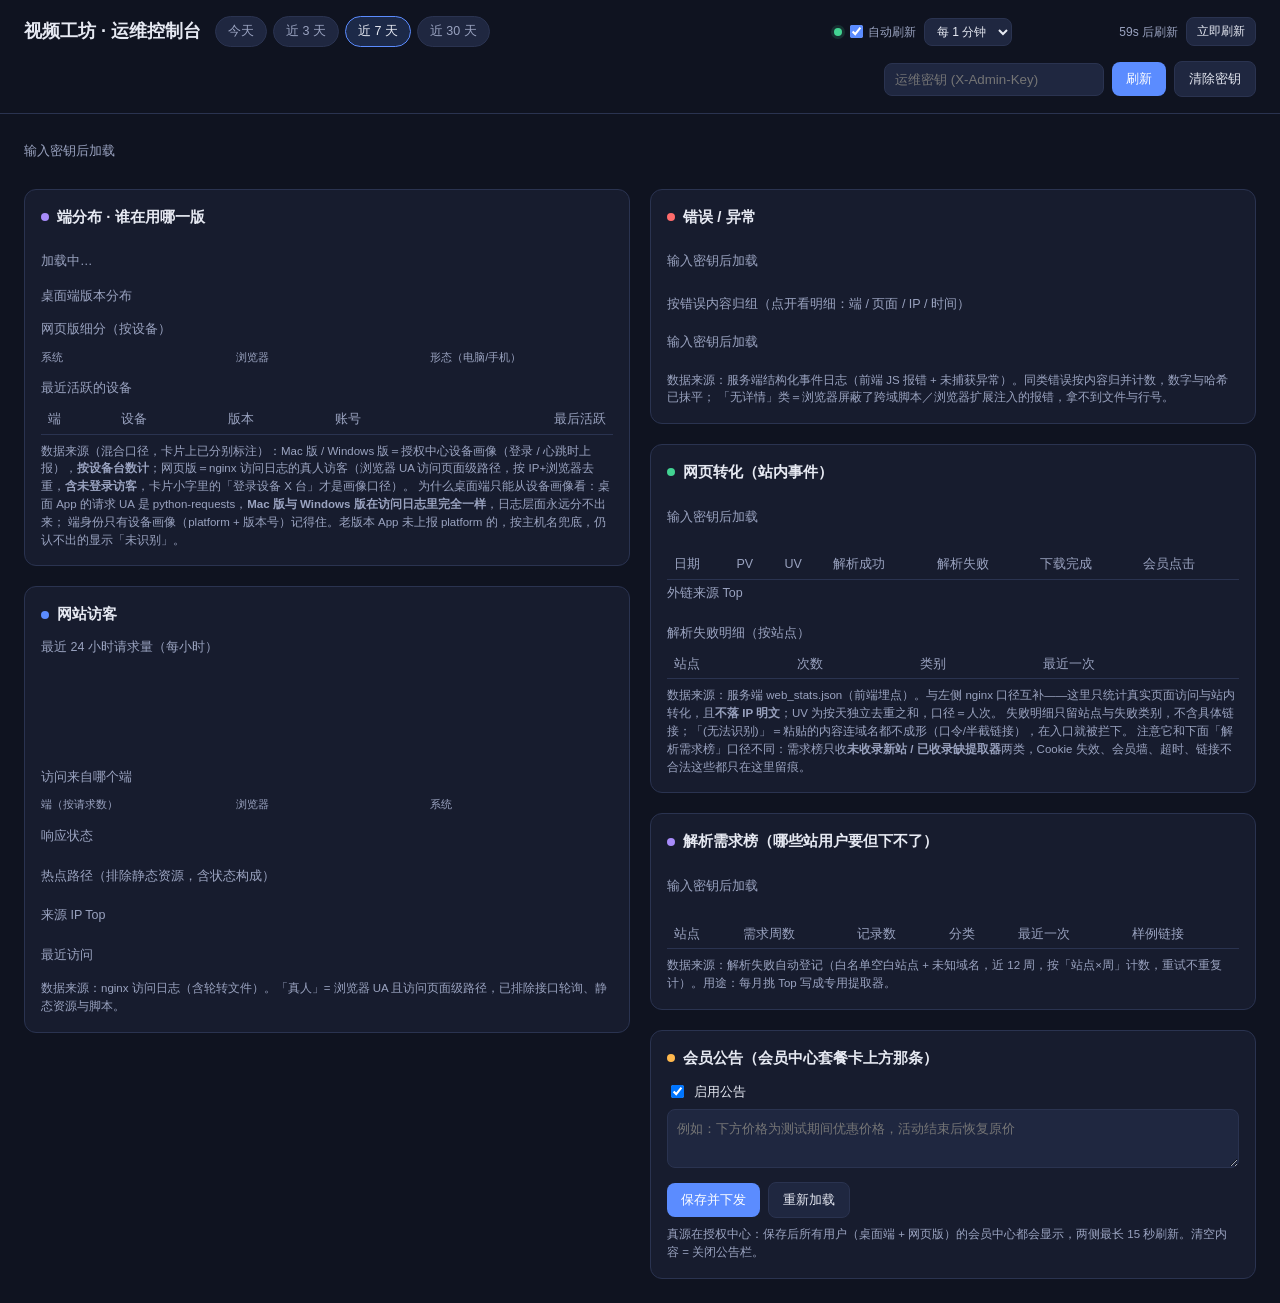
<file: web/ops/index.html>
<!DOCTYPE html>
<html lang="zh-CN">
<head>
<meta charset="UTF-8">
<meta name="viewport" content="width=device-width, initial-scale=1.0">
<title>视频工坊 · 运维控制台</title>
<style>
  :root { --bg:#0f1320; --panel:#171c2e; --panel2:#1f2740; --line:#2a3350; --txt:#e6e9f2; --muted:#9aa3c0; --accent:#5b8cff; --red:#ff6b6b; --green:#42d392; --amber:#ffb84d; --violet:#a78bfa; }
  * { box-sizing: border-box; }
  body { margin:0; background:var(--bg); color:var(--txt); font:14px/1.5 -apple-system,BlinkMacSystemFont,"PingFang SC","Microsoft YaHei",sans-serif; }
  header { padding:16px 24px; border-bottom:1px solid var(--line); display:flex; align-items:center; gap:14px; flex-wrap:wrap; }
  header h1 { font-size:18px; margin:0; font-weight:600; }
  .keybox { display:flex; gap:8px; align-items:center; margin-left:auto; }
  .keybox input { background:var(--panel2); border:1px solid var(--line); color:var(--txt); padding:8px 10px; border-radius:8px; width:220px; outline:none; }
  .keybox input:focus { border-color:var(--accent); }
  button { background:var(--accent); color:#fff; border:none; padding:8px 14px; border-radius:8px; cursor:pointer; font-size:13px; }
  button.ghost { background:var(--panel2); color:var(--txt); border:1px solid var(--line); }
  button:active { transform:translateY(1px); }
  /* 时间范围（2026-11-01：原来页面根本没把 range 传给后端，四个范围等于不存在） */
  .chips { display:flex; gap:6px; }
  .chip { background:var(--panel2); border:1px solid var(--line); color:var(--muted); border-radius:999px; padding:6px 12px; font-size:12.5px; cursor:pointer; }
  .chip.is-on { background:rgba(91,140,255,.18); border-color:var(--accent); color:var(--txt); }
  .kpis { display:grid; grid-template-columns:repeat(auto-fit,minmax(132px,1fr)); gap:10px; padding:16px 24px 0; }
  .kpi { background:var(--panel); border:1px solid var(--line); border-radius:12px; padding:12px 14px; }
  .kpi b { display:block; font-size:22px; line-height:1.15; font-variant-numeric:tabular-nums; }
  .kpi span { color:var(--muted); font-size:12px; }
  .kpi small { color:var(--muted); font-size:11px; display:block; margin-top:2px; }
  .kpi.hl b { color:var(--accent); }
  .kpi.warn b { color:var(--amber); }
  .kpi.bad b { color:var(--red); }
  .wrap { padding:16px 24px 24px; display:grid; grid-template-columns:1fr 1fr; gap:20px; align-items:start; }
  .col { display:flex; flex-direction:column; gap:20px; min-width:0; }
  @media (max-width:1080px){ .wrap { grid-template-columns:1fr; } }
  .panel { background:var(--panel); border:1px solid var(--line); border-radius:12px; padding:16px; }
  .panel h2 { font-size:15px; margin:0 0 12px; display:flex; align-items:center; gap:8px; }
  .panel h2 .dot { width:8px; height:8px; border-radius:50%; background:var(--accent); }
  .panel h2 small { color:var(--muted); font-weight:400; font-size:12px; margin-left:auto; }
  h3.sub { font-size:12.5px; color:var(--muted); margin:14px 0 7px; font-weight:500; display:flex; align-items:center; gap:6px; }
  h3.sub:first-of-type { margin-top:4px; }
  .stats { display:flex; gap:10px; flex-wrap:wrap; margin-bottom:12px; }
  .stat { background:var(--panel2); border:1px solid var(--line); border-radius:10px; padding:9px 13px; min-width:84px; }
  .stat b { display:block; font-size:19px; }
  .stat span { color:var(--muted); font-size:12px; }
  table { width:100%; border-collapse:collapse; font-size:12.5px; }
  th, td { text-align:left; padding:5px 7px; border-bottom:1px solid var(--line); vertical-align:top; }
  th { color:var(--muted); font-weight:500; }
  td.num { text-align:right; font-variant-numeric:tabular-nums; white-space:nowrap; }
  td.ip, td.path { max-width:230px; overflow:hidden; text-overflow:ellipsis; white-space:nowrap; }
  .badge { display:inline-block; padding:1px 7px; border-radius:6px; font-size:11.5px; font-variant-numeric:tabular-nums; }
  .b2xx { background:rgba(66,211,146,.15); color:var(--green); }
  .b3xx { background:rgba(91,140,255,.15); color:var(--accent); }
  .b4xx { background:rgba(255,184,77,.15); color:var(--amber); }
  .b5xx { background:rgba(255,107,107,.15); color:var(--red); }
  .tag { display:inline-block; padding:1px 7px; border-radius:6px; font-size:11.5px; background:var(--panel2); border:1px solid var(--line); color:var(--muted); margin:1px 3px 1px 0; white-space:nowrap; }
  .tag.dev { color:var(--txt); border-color:#36436b; }
  .recent { max-height:270px; overflow:auto; }
  .empty { color:var(--muted); padding:12px 0; font-size:12.5px; }
  #toast { position:fixed; left:50%; bottom:28px; transform:translateX(-50%); background:var(--panel2); border:1px solid var(--line); padding:10px 16px; border-radius:10px; display:none; z-index:9; }
  .err { color:var(--red); }
  small.note { color:var(--muted); display:block; margin-top:8px; font-size:11.5px; line-height:1.55; }
  /* 每小时趋势条 */
  .bars { display:flex; align-items:flex-end; gap:3px; height:86px; padding:6px 0 0; }
  .bars .bar { flex:1; background:linear-gradient(180deg,#5b8cff,#365ed6); border-radius:3px 3px 0 0; min-height:2px; position:relative; }
  .bars .bar:hover::after { content:attr(data-tip); position:absolute; bottom:calc(100% + 4px); left:50%; transform:translateX(-50%); background:#000c; border:1px solid var(--line); padding:3px 7px; border-radius:6px; font-size:11px; white-space:nowrap; z-index:3; }
  .bars-legend { display:flex; justify-content:space-between; color:var(--muted); font-size:11px; margin-top:4px; }
  /* 端分布三列 */
  .cols3 { display:grid; grid-template-columns:repeat(3,1fr); gap:12px; }
  @media (max-width:640px){ .cols3 { grid-template-columns:1fr; } }
  /* 端分布卡片：Mac / Windows / 网页版各一格。数字是「设备台数」，
     和上面 KPI 的「请求次数」不是一个口径，标题里已写明。 */
  .platrow { display:grid; grid-template-columns:repeat(auto-fit,minmax(116px,1fr)); gap:10px; }
  .platcard { background:var(--panel2); border:1px solid var(--line); border-radius:10px; padding:10px 12px; cursor:pointer; }
  .platcard:hover { border-color:var(--accent); }
  .platcard.on { border-color:var(--accent); box-shadow:inset 0 0 0 1px var(--accent); }
  .platcard b { display:block; font-size:21px; line-height:1.2; font-variant-numeric:tabular-nums; }
  .platcard span { color:var(--muted); font-size:12px; }
  .platcard small { display:block; color:var(--muted); font-size:11px; margin-top:2px; line-height:1.4; }
  .platcard.p-mac b { color:var(--violet); }
  .platcard.p-win b { color:var(--accent); }
  .platcard.p-web b { color:var(--green); }
  .platcard.p-unk b { color:var(--muted); }
  .mini { font-size:12.5px; }
  .mini .row { display:flex; align-items:center; gap:6px; padding:2px 0; }
  .mini .row .nm { flex:1; overflow:hidden; text-overflow:ellipsis; white-space:nowrap; }
  .mini .row .nn { color:var(--muted); font-variant-numeric:tabular-nums; }
  .mini .track { height:3px; border-radius:2px; background:var(--panel2); overflow:hidden; margin-top:2px; }
  .mini .track i { display:block; height:100%; background:var(--accent); }
  /* 状态码一行 */
  .statusrow { display:flex; gap:8px; flex-wrap:wrap; }
  .sbox { background:var(--panel2); border:1px solid var(--line); border-radius:9px; padding:7px 11px; min-width:76px; }
  .sbox b { display:block; font-size:16px; font-variant-numeric:tabular-nums; }
  .sbox span { font-size:11.5px; color:var(--muted); }
  /* 错误分组 */
  .groups { max-height:520px; overflow:auto; display:flex; flex-direction:column; gap:8px; }
  details.grp { background:var(--panel2); border:1px solid var(--line); border-radius:10px; padding:8px 10px; }
  details.grp[open] { border-color:#3a4a78; }
  details.grp summary { cursor:pointer; display:flex; gap:8px; align-items:baseline; list-style:none; }
  details.grp summary::-webkit-details-marker { display:none; }
  details.grp .cnt { color:var(--amber); font-weight:600; font-variant-numeric:tabular-nums; flex:none; }
  details.grp .msg { flex:1; overflow:hidden; text-overflow:ellipsis; white-space:nowrap; }
  details.grp .when { color:var(--muted); font-size:11.5px; flex:none; white-space:nowrap; }
  details.grp .body { margin-top:9px; border-top:1px dashed var(--line); padding-top:8px; font-size:12.5px; }
  details.grp .body .line { display:flex; gap:8px; padding:2px 0; }
  details.grp .body .line b { color:var(--muted); font-weight:500; flex:none; width:56px; }
  details.grp .body .line span { word-break:break-all; }
  /* 被后台以 /ops/?embed=1 内嵌时：只隐掉标题与密钥框（后台已经有这两样了）。
     🔴 时间范围切换和「刷新」必须留着 —— 早期版本把整个 header 隐掉，内嵌进后台后
     就没有任何办法切范围，只剩一屏死数据。 */
  body.embed header h1, body.embed header .keybox { display:none; }
  body.embed header { padding:10px 24px 0; border-bottom:none; gap:8px; }
  body.embed .kpis { padding-top:8px; }
  body.embed .wrap { padding-top:12px; }
  /* 自动刷新状态条：与时间范围 chips 同一行，内嵌后台时靠右。
     只重拉数据接口、不重载 iframe —— 用户展开的卡片和正在编辑的公告不会被打断。 */
  .autobar { display:flex; align-items:center; gap:8px; margin-left:auto; font-size:12px; color:var(--muted); white-space:nowrap; }
  .autobar label { display:flex; align-items:center; gap:5px; cursor:pointer; }
  .autobar input[type=checkbox] { accent-color:var(--accent); margin:0; }
  .autobar select { background:var(--panel2); border:1px solid var(--line); color:var(--txt); border-radius:8px; padding:5px 8px; font-size:12px; outline:none; }
  .autobar select:focus { border-color:var(--accent); }
  .autobar button { padding:5px 10px; font-size:12px; }
  .auto-dot { width:8px; height:8px; border-radius:50%; background:var(--muted); flex:none; }
  .auto-dot.on { background:var(--green); box-shadow:0 0 0 3px rgba(66,211,146,.15); }
  .auto-dot.err { background:var(--red); box-shadow:0 0 0 3px rgba(255,107,107,.15); }
  .auto-status { font-variant-numeric:tabular-nums; min-width:158px; text-align:right; }
  @media (max-width:760px){ .autobar { flex-wrap:wrap; margin-left:0; } .auto-status { min-width:0; } }
</style>
</head>
<body>
<header>
  <h1>视频工坊 · 运维控制台</h1>
  <div class="chips" id="rangeBar">
    <button class="chip" data-range="day">今天</button>
    <button class="chip" data-range="3d">近 3 天</button>
    <button class="chip" data-range="week">近 7 天</button>
    <button class="chip" data-range="month">近 30 天</button>
  </div>
  <div class="autobar" id="autoBar">
    <span class="auto-dot off" id="autoDot"></span>
    <label title="按右侧间隔自动重拉数据，不重载页面"><input type="checkbox" id="autoOn" checked> 自动刷新</label>
    <select id="autoEvery" title="自动刷新间隔">
      <option value="30">每 30 秒</option>
      <option value="60" selected>每 1 分钟</option>
      <option value="180">每 3 分钟</option>
      <option value="300">每 5 分钟</option>
    </select>
    <span class="auto-status" id="autoStatus">尚未刷新</span>
    <button class="ghost" id="autoNow" title="立即重拉一次数据">立即刷新</button>
  </div>
  <div class="keybox">
    <input id="key" type="password" placeholder="运维密钥 (X-Admin-Key)" autocomplete="off">
    <button id="load">刷新</button>
    <button id="clear" class="ghost">清除密钥</button>
  </div>
</header>

<div class="kpis" id="kpis"><div class="empty">输入密钥后加载</div></div>

<div class="wrap">
  <div class="col">
  <section class="panel">
    <h2><span class="dot" style="background:var(--violet)"></span>端分布 · 谁在用哪一版<small id="platHint"></small></h2>
    <div class="platrow" id="platCards"><div class="empty">加载中…</div></div>
    <div id="platAccounts"></div>
    <h3 class="sub">桌面端版本分布</h3>
    <div class="mini" id="platVersions"></div>
    <h3 class="sub">网页版细分（按设备）</h3>
    <div class="cols3">
      <div><div class="mini" id="platWebOs"></div><div style="color:var(--muted);font-size:11px;margin-top:3px">系统</div></div>
      <div><div class="mini" id="platWebBr"></div><div style="color:var(--muted);font-size:11px;margin-top:3px">浏览器</div></div>
      <div><div class="mini" id="platWebKind"></div><div style="color:var(--muted);font-size:11px;margin-top:3px">形态（电脑/手机）</div></div>
    </div>
    <h3 class="sub">最近活跃的设备</h3>
    <div class="recent"><table>
      <thead><tr><th>端</th><th>设备</th><th>版本</th><th>账号</th><th style="text-align:right">最后活跃</th></tr></thead>
      <tbody id="platRecent"></tbody>
    </table></div>
    <small class="note">数据来源（混合口径，卡片上已分别标注）：Mac 版 / Windows 版＝授权中心设备画像（登录 / 心跳时上报），<b>按设备台数计</b>；网页版＝nginx 访问日志的真人访客（浏览器 UA 访问页面级路径，按 IP+浏览器去重，<b>含未登录访客</b>，卡片小字里的「登录设备 X 台」才是画像口径）。
      为什么桌面端只能从设备画像看：桌面 App 的请求 UA 是 python-requests，<b>Mac 版与 Windows 版在访问日志里完全一样</b>，日志层面永远分不出来；
      端身份只有设备画像（platform + 版本号）记得住。老版本 App 未上报 platform 的，按主机名兜底，仍认不出的显示「未识别」。</small>
  </section>

  <section class="panel">
    <h2><span class="dot"></span>网站访客<small id="visitRangeHint"></small></h2>

    <h3 class="sub">最近 24 小时请求量（每小时）</h3>
    <div class="bars" id="hourBars"></div>
    <div class="bars-legend" id="hourLegend"></div>

    <h3 class="sub">访问来自哪个端</h3>
    <div class="cols3">
      <div><div class="mini" id="tblDevice"></div><div style="color:var(--muted);font-size:11px;margin-top:3px">端（按请求数）</div></div>
      <div><div class="mini" id="tblBrowser"></div><div style="color:var(--muted);font-size:11px;margin-top:3px">浏览器</div></div>
      <div><div class="mini" id="tblOs"></div><div style="color:var(--muted);font-size:11px;margin-top:3px">系统</div></div>
    </div>

    <h3 class="sub">响应状态</h3>
    <div class="statusrow" id="statusRow"></div>

    <h3 class="sub">热点路径（排除静态资源，含状态构成）</h3>
    <table id="visitPaths"><tbody></tbody></table>

    <h3 class="sub">来源 IP Top</h3>
    <table id="visitIps"><tbody></tbody></table>

    <h3 class="sub">最近访问</h3>
    <div class="recent"><table id="visitRecent"><tbody></tbody></table></div>
    <small class="note">数据来源：nginx 访问日志（含轮转文件）。「真人」= 浏览器 UA 且访问页面级路径，已排除接口轮询、静态资源与脚本。</small>
  </section>
  </div>

  <div class="col">
  <section class="panel">
    <h2><span class="dot" style="background:var(--red)"></span>错误 / 异常<small id="evtRangeHint"></small></h2>
    <div class="stats" id="evtStats"><div class="empty">输入密钥后加载</div></div>
    <h3 class="sub">按错误内容归组（点开看明细：端 / 页面 / IP / 时间）</h3>
    <div class="groups" id="evtGroups"><div class="empty">输入密钥后加载</div></div>
    <small class="note">数据来源：服务端结构化事件日志（前端 JS 报错 + 未捕获异常）。同类错误按内容归并计数，数字与哈希已抹平；
      「无详情」类＝浏览器屏蔽了跨域脚本／浏览器扩展注入的报错，拿不到文件与行号。</small>
  </section>

  <section class="panel">
    <h2><span class="dot" style="background:var(--green)"></span>网页转化（站内事件）</h2>
    <div class="stats" id="wsStats"><div class="empty">输入密钥后加载</div></div>
    <div class="recent">
      <table>
        <thead><tr><th>日期</th><th>PV</th><th>UV</th><th>解析成功</th><th>解析失败</th><th>下载完成</th><th>会员点击</th></tr></thead>
        <tbody id="wsDaysBody"></tbody>
      </table>
    </div>
    <h3 class="sub">外链来源 Top</h3>
    <table><tbody id="wsRefsBody"></tbody></table>
    <h3 class="sub">解析失败明细（按站点）</h3>
    <table>
      <thead><tr><th>站点</th><th>次数</th><th>类别</th><th>最近一次</th></tr></thead>
      <tbody id="wsFailBody"></tbody>
    </table>
    <small class="note">数据来源：服务端 web_stats.json（前端埋点）。与左侧 nginx 口径互补——这里只统计真实页面访问与站内转化，且<b>不落 IP 明文</b>；UV 为按天独立去重之和，口径＝人次。
    失败明细只留站点与失败类别，不含具体链接；「(无法识别)」＝粘贴的内容连域名都不成形（口令/半截链接），在入口就被拦下。
    注意它和下面「解析需求榜」口径不同：需求榜只收<b>未收录新站 / 已收录缺提取器</b>两类，Cookie 失效、会员墙、超时、链接不合法这些都只在这里留痕。</small>
  </section>

  <section class="panel">
    <h2><span class="dot" style="background:var(--violet)"></span>解析需求榜（哪些站用户要但下不了）</h2>
    <div class="stats" id="rdStats"><div class="empty">输入密钥后加载</div></div>
    <div class="recent">
      <table>
        <thead><tr><th>站点</th><th>需求周数</th><th>记录数</th><th>分类</th><th>最近一次</th><th>样例链接</th></tr></thead>
        <tbody id="rdBody"></tbody>
      </table>
    </div>
    <small class="note">数据来源：解析失败自动登记（白名单空白站点 + 未知域名，近 12 周，按「站点×周」计数，重试不重复计）。用途：每月挑 Top 写成专用提取器。</small>
  </section>

  <section class="panel">
    <h2><span class="dot" style="background:var(--amber)"></span>会员公告（会员中心套餐卡上方那条）</h2>
    <label style="display:flex;gap:.45rem;align-items:center;font-size:13px;margin-bottom:8px">
      <input type="checkbox" id="noticeEnabled" checked> 启用公告
    </label>
    <textarea id="noticeText" rows="2" maxlength="500" placeholder="例如：下方价格为测试期间优惠价格，活动结束后恢复原价"
      style="width:100%;padding:9px;border-radius:8px;border:1px solid var(--line);background:var(--panel2);color:var(--txt);font:inherit;font-size:13px;resize:vertical"></textarea>
    <div style="display:flex;gap:8px;align-items:center;margin-top:8px;flex-wrap:wrap">
      <button id="noticeSave">保存并下发</button>
      <button id="noticeReload" class="ghost">重新加载</button>
      <small class="note" id="noticeMeta" style="margin:0"></small>
    </div>
    <small class="note">真源在授权中心：保存后所有用户（桌面端 + 网页版）的会员中心都会显示，两侧最长 15 秒刷新。清空内容 = 关闭公告栏。</small>
  </section>
  </div>
</div>
<div id="toast"></div>
<script>
const $ = (id) => document.getElementById(id);

// ── 后台内嵌模式（2026-11-01）─────────────────────────────────────────────
// 后台的「运维监控」页签已改为 iframe 内嵌本页（/ops/?embed=1），不再开新窗口。
// 后台登录拿到的 adm 令牌存在 localStorage.vdl_admin_token，这里直接拿来鉴权：
//   · 不用人再输一次「运维密钥」（以前跳出去后还得输，两道门）；
//   · 后端 _require_admin 只对它放行**超管**，普通管理员仍进不来。
// 用 fetch 钩子统一换头，而不是逐个改下面 6 处请求 —— 以后新增面板也不会漏。
const EMBED = /[?&]embed=1/.test(location.search);
const ADMIN_TOKEN = (localStorage.getItem('vdl_admin_token') || '').trim();
if (ADMIN_TOKEN) {
  const _fetch = window.fetch.bind(window);
  window.fetch = function (url, opts) {
    opts = opts || {};
    const h = new Headers(opts.headers || {});
    h.delete('X-Admin-Key');
    h.set('Authorization', 'Bearer ' + ADMIN_TOKEN);
    opts.headers = h;
    return _fetch(url, opts);
  };
}
if (EMBED) document.body.classList.add('embed');

function toast(msg, isErr){ const t=$('toast'); t.textContent=msg; t.style.display='block'; t.style.borderColor=isErr?'var(--red)':'var(--line)'; clearTimeout(t._t); t._t=setTimeout(()=>t.style.display='none',2600); }
function getKey(){ return sessionStorage.getItem('vdl_ops_key') || ''; }
function setKey(k){ if(k) sessionStorage.setItem('vdl_ops_key', k); else sessionStorage.removeItem('vdl_ops_key'); }
function statusBadge(s){ const c = s>=500?'b5xx':s>=400?'b4xx':s>=300?'b3xx':'b2xx'; return `<span class="badge ${c}">${s}</span>`; }
function esc(s){ return String(s==null?'':s).replace(/[&<>"]/g, c=>({'&':'&amp;','<':'&lt;','>':'&gt;','"':'&quot;'}[c])); }
const p2 = (n) => String(n).padStart(2,'0');
// 统一时间口径（2026-11-01）：一律用秒级时间戳渲染成「MM-DD HH:MM:SS」+ 相对时间。
// 原来「最近访问」那列取的是 nginx 原始时间串按空格切，只露出日期，看不出几点。
function fmtTs(ts){ if(!ts) return '-'; const d=new Date(ts*1000); return `${p2(d.getMonth()+1)}-${p2(d.getDate())} ${p2(d.getHours())}:${p2(d.getMinutes())}:${p2(d.getSeconds())}`; }
function ago(ts){ if(!ts) return ''; const s=Math.max(0, Date.now()/1000 - ts); if(s<60) return Math.floor(s)+' 秒前'; if(s<3600) return Math.floor(s/60)+' 分钟前'; if(s<86400) return Math.floor(s/3600)+' 小时前'; return Math.floor(s/86400)+' 天前'; }
function num(n){ return Number(n||0).toLocaleString('zh-CN'); }

// 时间范围：后端 /api/admin/visits 与 /api/admin/events 都认 range（day/3d/week/month）
let RANGE = localStorage.getItem('vdl_ops_range') || 'week';
function paintRange(){
  document.querySelectorAll('#rangeBar .chip').forEach(b=>b.classList.toggle('is-on', b.dataset.range===RANGE));
}
document.querySelectorAll('#rangeBar .chip').forEach(b=>{
  b.onclick = ()=>{
    RANGE = b.dataset.range; localStorage.setItem('vdl_ops_range', RANGE); paintRange();
    // 冷查要 1~3 秒（要扫全部轮转日志），先把「查询中」摆出来。
    // 2026-11-01 的教训：点下去毫无反馈，用户以为按钮坏了，其实是请求还在跑。
    toast('查询中…');
    load();
  };
});

// ── 自动刷新（2026-11-09）───────────────────────────────────────────────────
// 后端 /api/admin/visits 是「15 秒结果缓存 + 全局锁」：一次刷新要扫轮转日志、
// 还连打 6 个接口。所以默认 60 秒、可选 30s~5min，绝不能用秒级轮询把 GIL 打满。
// 自动刷新只重拉数据、不重载 iframe：用户展开的卡片和正在编辑的公告都不会被打断。
const AUTO_ON_KEY = 'vdl_ops_auto_on', AUTO_SEC_KEY = 'vdl_ops_auto_sec';
const AUTO_SEC_CHOICES = [30, 60, 180, 300];
let AUTO_ON = localStorage.getItem(AUTO_ON_KEY) !== '0';   // 默认开启
let AUTO_SEC = Number(localStorage.getItem(AUTO_SEC_KEY)) || 60;
if(!AUTO_SEC_CHOICES.includes(AUTO_SEC)) AUTO_SEC = 60;
let _loading = false, _lastOk = 0, _loadErr = '', _nextAt = 0;

function fmtClock(ms){ const d=new Date(ms); return `${p2(d.getHours())}:${p2(d.getMinutes())}:${p2(d.getSeconds())}`; }
function pageVisible(){
  if(document.hidden) return false;
  // 内嵌在后台 iframe 里：切到别的页签时 iframe 被父页 display:none，
  // 此时 document.hidden 不一定跟着变，用 iframe 自身的尺寸判断更准（省掉无谓请求）。
  try {
    const f = window.frameElement;
    if(f){ const r = f.getBoundingClientRect(); if(!r.width || !r.height) return false; }
  } catch(e){ /* 跨域按可见处理 */ }
  return true;
}
function paintAuto(){
  const dot = $('autoDot'), st = $('autoStatus');
  if(!dot || !st) return;
  dot.className = 'auto-dot' + (!AUTO_ON ? ' off' : (_loadErr ? ' err' : ' on'));
  if(!AUTO_ON){ st.textContent = '已关闭 · 可点「立即刷新」'; return; }
  const left = Math.max(0, Math.ceil((_nextAt - Date.now())/1000));
  st.textContent = (_lastOk ? `上次 ${fmtClock(_lastOk)} · ` : '') + `${left}s 后刷新`;
}
// 每秒 tick 一次决定要不要刷（不是一次 setTimeout 定死）：
//  · 页面不可见（后台切到别的页签）时**不刷也不重置计时**，切回来下一秒立刻补刷；
//  · 用 setTimeout 递归的话，不可见那轮会被白白吃掉，用户切回来还得干等一整轮。
function schedule(){
  _nextAt = Date.now() + AUTO_SEC*1000;
  paintAuto();
}
function tick(){
  paintAuto();
  if(!AUTO_ON || _loading || !pageVisible() || Date.now() < _nextAt) return;
  refreshAuto();
}
async function refreshAuto(){
  if(_loading) return;
  await load({silent:true});
  schedule();
}

// opts.silent = 自动刷新：不弹 toast、失败也不吵（只把状态点变红），避免挂着后台一直弹。
async function load(opts){
  const o = opts || {};
  if(_loading) return;              // 上一轮没回来就跳过，绝不并发堆日志扫描
  _loading = true;
  const key = $('key').value.trim() || getKey();
  // 内嵌模式且手里有后台令牌时，密钥不再是必要条件（请求头会被换成 Bearer）；
  // 连令牌都没有时也别急着退出 —— 本机直连场景服务端本就免密钥，
  // 试一次再报错，比让人对着空页面猜要强。
  if(!key && !ADMIN_TOKEN && !EMBED){
    if(!o.silent) toast('请先输入运维密钥', true);
    _loading = false; return;
  }
  if(key){ setKey(key); $('key').value = key; }
  try {
    const [v, e] = await Promise.all([
      fetch('/api/admin/visits?range=' + encodeURIComponent(RANGE), {headers:{'X-Admin-Key':key}}).then(r=>{ if(!r.ok) throw new Error('visits '+r.status); return r.json(); }),
      fetch('/api/admin/events?limit=500&range=' + encodeURIComponent(RANGE), {headers:{'X-Admin-Key':key}}).then(r=>{ if(!r.ok) throw new Error('events '+r.status); return r.json(); }),
    ]);
    window.VISITS_DATA = v;   // 端分布「网页版」卡要用真人 UV（两接口同 RANGE，口径一致）
    renderKpis(v, e);
    renderVisits(v);
    renderEvents(e);
    loadWebStats(key);        // 独立加载：失败只影响该面板，不牵连上面两块
    loadResolveDemand(key);   // 解析需求榜：同样独立，失败不牵连
    loadNotice(key);          // 会员公告：有未保存草稿时自动跳过覆盖（见 loadNotice）
    loadPlatforms(key);       // 端分布：走授权中心，与 nginx 口径互补，同样独立
    _lastOk = Date.now(); _loadErr = '';
    if(!o.silent) toast('已刷新');
  } catch(err){
    _loadErr = err.message;
    if(!o.silent) toast('加载失败：' + err.message + '（密钥错误？）', true);
  } finally {
    _loading = false;
    paintAuto();
    if(!o.silent) schedule();   // 手动刷新/切范围后重新计时，避免刚刷完又立刻自动刷
  }
}

// KPI 行：先用最上面一排回答「今天来没来人、都从哪个端来、有没有错」
function renderKpis(v, e){
  if(v.error){ $('kpis').innerHTML = `<div class="err">${esc(v.error)}</div>`; return; }
  const h = v.human || {}, c = v.by_client || {};
  const dev = v.by_device || {};
  const evtN = (e && e.stats && e.stats.total) || 0;
  const grpN = (e && e.stats && e.stats.group_count) || 0;
  const box = (label, val, sub, cls) => `<div class="kpi ${cls||''}"><b>${val}</b><span>${label}</span>${sub?`<small>${sub}</small>`:''}</div>`;
  $('kpis').innerHTML =
    box('真人访问 PV', num(h.pv), '页面级浏览', 'hl') +
    box('真人到访次数', num(h.sessions != null ? h.sessions : '—'), '隔30分钟以上算新一次') +
    box('真人访客 UV', num(h.uv), '按 IP+UA 去重') +
    // 「网页 · 电脑 / 手机」就是网页版的两个入口；「桌面 App」是 Mac + Win 的合计
    // —— 客户端 UA 都是 python-requests，日志里无法再拆，拆端看下方「端分布」。
    box('网页 · 电脑', num(dev['电脑']||0), '浏览器访问') +
    box('网页 · 手机/平板', num((dev['手机']||0)+(dev['平板']||0)), '移动浏览器') +
    box('桌面 App', num((c.desktop_app||{}).requests||0), 'Mac+Win 合计', '') +
    box('网页接口', num((c.web_api||{}).requests||0), '前端轮询') +
    box('脚本 / 其它', num((c.other||{}).requests||0), '爬虫·扫描·curl') +
    box('错误事件', num(evtN), grpN ? `归为 ${grpN} 类` : '无', evtN ? 'bad' : '');
}

// ── 端分布（2026-11-01）─────────────────────────────────────────────────────
// 用户问「怎么看网页版 / Mac 版 / Windows 版」：nginx 日志里桌面 App 的请求 UA 是
// python-requests，Mac 与 Windows **完全一样** ⇒ 日志层面分不出来，只能问授权中心
// 的设备画像（登录时上报 platform + 版本号）。这里按「设备台数」展示，与上面 KPI
// 的「请求次数」是两个口径，标题与脚注都已写明，别混着读。
const sumObj = (o) => Object.values(o||{}).reduce((a,b)=>a+Number(b||0),0);

async function loadPlatforms(key){
  try {
    const r = await fetch('/api/admin/platforms?range=' + encodeURIComponent(RANGE), {headers:{'X-Admin-Key':key}});
    if(!r.ok) throw new Error('platforms '+r.status);
    renderPlatforms(await r.json());
  } catch(e){
    $('platCards').innerHTML = `<div class="empty err">端分布加载失败：${esc(e.message)}</div>`;
  }
}

function renderPlatforms(d){
  if(!d || !d.ok){
    $('platCards').innerHTML = `<div class="empty err">${esc((d && d.error) || '端分布不可用')}</div>`;
    $('platAccounts').innerHTML = '';
    $('platHint').textContent = '';
    return;
  }
  // 🔴 自动刷新会周期性重绘本卡片：直接收起会让用户展开的账号清单每 60 秒消失一次。
  // 记住当前展开的端，用刚拉到的新数据重新展开（PLAT_DATA 下面会更新）。
  const _keepPlat = window.PLAT_CUR || null;
  window.PLAT_DATA = d;          // 点卡片展开账号时用
  window.PLAT_CUR = null;
  $('platAccounts').innerHTML = '';
  const P = {};
  (d.platforms||[]).forEach(x=>{ P[x.platform] = x; });
  const card = (cls, label, s) => {
    const n = s ? s.devices : 0;
    // 设备/账号数都是时间范围内的活跃值（跟着上方 chips 走）；all_devices 是全量兜底
    const tip = s ? `${s.users} 个账号 · 全部 ${s.all_devices ?? s.devices} 台` : '暂无设备';
    const key = s ? s.platform : '';
    const click = key ? ` data-plat="${esc(key)}" title="点击查看这一端的账号"` : '';
    return `<div class="platcard ${cls}"${click}><b>${num(n)}</b><span>${label}</span><small>${tip}</small></div>`;
  };
  // 网页版卡：访客口径（nginx 访问日志真人 UV，按 IP+浏览器去重，含未登录访客）。
  // 登录设备数退居小字；点卡片展开的账号清单仍是登录口径（设备画像只有登录用户）。
  const hv = (window.VISITS_DATA && window.VISITS_DATA.human) || {};
  const webS = P.web || { devices: 0, users: 0 };
  const webN = Number(hv.uv != null ? hv.uv : webS.devices);
  const webCard = `<div class="platcard p-web" data-plat="web" title="点击查看登录过的账号（不含未登录访客）"><b>${num(webN)}</b><span>网页版</span><small>访客（含未登录）${hv.sessions != null ? ` · 到访 ${num(hv.sessions)} 次` : ''} · 登录设备 ${num(webS.devices)} 台 / ${num(webS.users)} 账号</small></div>`;
  $('platCards').innerHTML =
    card('p-mac','Mac 版', P.macos) +
    card('p-win','Windows 版', P.windows) +
    webCard +
    (P.unknown && P.unknown.devices ? card('p-unk','未识别', P.unknown) : '');
  $('platHint').textContent = `${d.range_label || '全部'}活跃 · Mac/Win 按设备计、网页版按访客计 · 登录设备共 ${num(d.total_devices)} 台 / ${num(d.total_users)} 个账号`;

  const vs = d.versions || {};
  const vkeys = Object.keys(vs);
  $('platVersions').innerHTML = vkeys.length
    ? vkeys.map(v=>`<div class="row"><span class="nm">v${esc(v)}</span><span class="nn">${num(vs[v])} 台</span></div>`).join('')
    : '<div class="empty">桌面端还没上报版本号（1.0.55 及以后会带）</div>';

  $('platWebOs').innerHTML = miniBars(d.web_os, sumObj(d.web_os));
  $('platWebBr').innerHTML = miniBars(d.web_browser, sumObj(d.web_browser));

  // 形态：网页版里「电脑浏览器」与「手机/平板」各多少（系统名取自设备名）
  const osd = d.web_os || {};
  const mob = ['iPhone','iPad','Android','iOS','HarmonyOS'];
  let phone = 0, pc = 0;
  Object.entries(osd).forEach(([k,n])=>{ if(mob.some(m=>k.indexOf(m)>=0)) phone += n; else pc += n; });
  const tot = pc + phone || 1;
  $('platWebKind').innerHTML =
    `<div class="row"><span class="nm">电脑浏览器</span><span class="nn">${num(pc)}</span></div><div class="track"><i style="width:${Math.max(2, Math.round(pc/tot*100))}%"></i></div>` +
    `<div class="row"><span class="nm">手机 / 平板</span><span class="nn">${num(phone)}</span></div><div class="track"><i style="width:${Math.max(2, Math.round(phone/tot*100))}%"></i></div>`;

  $('platRecent').innerHTML = (d.recent||[]).slice(0,12).map(r=>`<tr>
      <td><span class="tag dev">${esc(r.label)}</span></td>
      <td class="path" title="${esc(r.name)}">${esc(r.name)}</td>
      <td>${r.version ? 'v'+esc(r.version) : '-'}</td>
      <td class="path" title="${esc(r.email)}">${esc(r.email)}</td>
      <td class="num">${ago(r.last_seen)}</td></tr>`).join('')
    || '<tr><td colspan="5" class="empty">无</td></tr>';

  // 恢复用户展开的那一端（showPlatAccounts 会读新的 PLAT_DATA）
  if(_keepPlat){ window.PLAT_CUR = null; showPlatAccounts(_keepPlat); }
}

// 点端分布卡片 → 展开/收起这一端的账号清单（数据已在 platforms[].accounts 里，无需再请求）
  (function(){
    const box = $('platCards');
    if (box._platBound) return;
    box._platBound = true;
    box.addEventListener('click', (e) => {
      const c = e.target.closest('.platcard[data-plat]');
      if (!c) return;
      showPlatAccounts(c.dataset.plat);
    });
  })();

  function showPlatAccounts(key){
    const out = $('platAccounts');
    if (window.PLAT_CUR === key){ window.PLAT_CUR = null; out.innerHTML = ''; markPlatSel(); return; }
    window.PLAT_CUR = key;
    markPlatSel();
    const d = window.PLAT_DATA || {};
    const s = (d.platforms||[]).find(x=>x.platform===key);
    const label = s ? s.label : key;
    const rows = (s && s.accounts) || [];
    const body = rows.map(r=>`<tr>
      <td class="path" title="${esc(r.email)}">${esc(r.email)}</td>
      <td>${num(r.devices)} 台</td>
      <td style="text-align:right">${ago(r.last_seen)}</td></tr>`).join('')
      || '<tr><td colspan="3" class="empty">授权中心还没记录这一端的账号</td></tr>';
    out.innerHTML = `<h3 class="sub">${esc(label)} · ${rows.length} 个账号</h3>
      <div class="recent"><table>
        <thead><tr><th>账号</th><th>设备</th><th style="text-align:right">最后活跃</th></tr></thead>
        <tbody>${body}</tbody></table></div>`;
  }

  function markPlatSel(){
    document.querySelectorAll('#platCards .platcard').forEach(c=>{
      c.classList.toggle('on', c.dataset.plat === window.PLAT_CUR);
    });
  }

const MAX_ROWS = 6;
function miniBars(obj, total){
  const arr = Object.entries(obj||{}).sort((a,b)=>b[1]-a[1]).slice(0, MAX_ROWS);
  if(!arr.length) return '<div class="empty">无</div>';
  return arr.map(([k,n])=>{
    const pct = total ? Math.round(n/total*100) : 0;
    return `<div class="row"><span class="nm" title="${esc(k)}">${esc(k)}</span><span class="nn">${num(n)}</span></div>
      <div class="track"><i style="width:${Math.max(2,pct)}%"></i></div>`;
  }).join('');
}

function renderVisits(v){
  if(v.error){ $('visitPaths').innerHTML = `<tr><td class="err">${esc(v.error)}</td></tr>`; return; }
  $('visitRangeHint').textContent = `${v.range_label || ''} · 共 ${num(v.total)} 次请求 · ${num(v.unique_ips)} 个 IP`;

  // 24 小时趋势：只取最后 24 个桶（跨天范围下这是「最近 24 小时」，标题已写明）
  const hrs = (v.by_hour||[]).slice(-24);
  if(hrs.length){
    const mx = Math.max(...hrs.map(x=>x.count)) || 1;
    $('hourBars').innerHTML = hrs.map(x=>{
      const h = Math.max(2, Math.round(x.count/mx*100));
      return `<div class="bar" style="height:${h}%" data-tip="${esc(x.h)} · ${num(x.count)} 次"></div>`;
    }).join('');
    $('hourLegend').innerHTML = `<span>${esc(hrs[0].h)}</span><span>峰值 ${num(mx)} 次/时</span><span>${esc(hrs[hrs.length-1].h)}</span>`;
  } else {
    $('hourBars').innerHTML = '<div class="empty">无数据</div>';
    $('hourLegend').innerHTML = '';
  }

  // 端分布三列
  // 设备名统一口径（2026-11-01）：「电脑 / 手机 / 平板」其实就是网页版的两个入口，
  // 直接叫「网页 · 电脑」才不会和「桌面 App」混为一谈；桌面 App 的 Mac/Win 在日志
  // 里分不出来（UA 都是 python-requests），拆端请看上方「端分布」。
  const DEV_LABEL = { '电脑':'网页 · 电脑', '手机':'网页 · 手机', '平板':'网页 · 平板',
                      '桌面 App':'桌面 App', '脚本/机器':'脚本 / 机器', '未知':'未知' };
  const relabel = (o) => {
    const out = {};
    Object.entries(o||{}).forEach(([k,v])=>{ const kk = DEV_LABEL[k] || k; out[kk] = (out[kk]||0) + v; });
    return out;
  };
  $('tblDevice').innerHTML  = miniBars(relabel(v.by_device), v.total);
  $('tblBrowser').innerHTML = miniBars(v.by_browser, v.total);
  $('tblOs').innerHTML      = miniBars(v.by_os,      v.total);

  // 状态码：补齐 2xx/3xx/4xx/5xx 四档（原来只按具体码列前 4 个，看不出错没错）
  const bs = v.by_status || {};
  const bucket = {'2xx':0,'3xx':0,'4xx':0,'5xx':0};
  Object.entries(bs).forEach(([k,n])=>{ const b = k[0]+'xx'; if(b in bucket) bucket[b]+=n; });
  const cls = {'2xx':'var(--green)','3xx':'var(--accent)','4xx':'var(--amber)','5xx':'var(--red)'};
  $('statusRow').innerHTML = Object.entries(bucket).map(([k,n])=>{
    const pct = v.total ? Math.round(n/v.total*100) : 0;
    return `<div class="sbox"><b style="color:${cls[k]}">${num(n)}</b><span>${k} · ${pct}%</span></div>`;
  }).join('');

  // 热点路径：加状态构成，一眼看出哪个接口在报 4xx/5xx
  $('visitPaths').innerHTML = (v.top_paths||[]).map(r=>{
    const mix = r.mix || {};
    const pills = Object.keys(mix).sort().filter(k=>mix[k]>0)
      .map(k=>`<span class="badge ${k==='5xx'?'b5xx':k==='4xx'?'b4xx':k==='3xx'?'b3xx':'b2xx'}">${k} ${num(mix[k])}</span>`).join(' ');
    return `<tr><td class="path" title="${esc(r.path)}">${esc(r.path)}</td><td class="num">${num(r.count)}</td><td style="text-align:right">${pills}</td></tr>`;
  }).join('') || '<tr><td colspan="3" class="empty">无</td></tr>';

  // 来源 IP Top（带端标签：同一个 IP 是电脑还是手机，比光看 IP 有用）
  // 取该 IP **最近一次**出现时的端（recent 按时间正序，后写覆盖前写）。
  // 早先版本把同一个 IP 出现过的所有端拼成一串（"手机/脚本/机器/电脑"），反而读不出重点。
  const ipDev = {};
  (v.recent||[]).forEach(r=>{ ipDev[r.ip] = r.device; });
  $('visitIps').innerHTML = (v.top_ips||[]).map(r=>{
    const d = ipDev[r.ip] || '';
    return `<tr><td class="ip">${esc(r.ip)}</td><td class="num">${num(r.count)}</td><td style="text-align:right;color:var(--muted)">${esc(d)}</td></tr>`;
  }).join('') || '<tr><td colspan="3" class="empty">无</td></tr>';

  // 最近访问：时间到秒 + 端 + 方法 + 路径 + 状态
  $('visitRecent').innerHTML = (v.recent||[]).slice(-120).reverse().map(r=>{
    const t = r.ts ? fmtTs(r.ts) : esc(r.t);
    return `<tr><td style="white-space:nowrap">${t}</td><td><span class="tag dev">${esc(r.device||'-')}</span></td>`+
      `<td style="color:var(--muted)">${esc(r.m)}</td><td class="path" title="${esc(r.p)}">${esc(r.p)}</td><td>${statusBadge(r.s)}</td></tr>`;
  }).join('') || '<tr><td colspan="5" class="empty">无</td></tr>';
}

function renderEvents(e){
  const st = e.stats || {};
  const total = st.total || (e.count || 0);
  const groups = e.groups || [];
  // 自动刷新重绘会收起用户手动展开的错误分组、并把滚动位置弹回顶部。
  // 用分组标题（归并键）记住已展开的集合，重绘后原样恢复。
  // 用 .msg 的 title（=原始 message）作键：textContent 在「无详情」分组里带额外前缀，不能当键。
  const _openMsgs = new Set(
    Array.from(document.querySelectorAll('#evtGroups details.grp[open]'))
      .map(d => { const m = d.querySelector('.msg'); return m ? (m.getAttribute('title') || '').trim() : ''; })
      .filter(Boolean)
  );
  const _scrollY = window.scrollY;
  const _evtBox = $('evtGroups');
  const _evtScroll = _evtBox ? _evtBox.scrollTop : 0;
  $('evtRangeHint').textContent = `${e.range_label || ''} · ${num(total)} 条 / ${num(groups.length)} 类`;

  // 概览：按端、按类型，而不是只甩一个总数
  const dev = st.by_device || {}, cat = st.by_category || {};
  const devTags = Object.entries(dev).map(([k,n])=>`<span class="tag dev">${esc(k)} ${num(n)}</span>`).join('');
  const catTags = Object.entries(cat).slice(0,5).map(([k,n])=>`<span class="tag">${esc(catName(k))} ${num(n)}</span>`).join('');
  $('evtStats').innerHTML =
    `<div class="stat"><b>${num(total)}</b><span>事件条数</span></div>` +
    `<div class="stat"><b>${num(groups.length)}</b><span>归并后类别</span></div>` +
    `<div class="stat" style="min-width:auto"><b style="font-size:13px;line-height:1.6">${devTags || '-'}</b><span>来自哪个端</span></div>` +
    `<div class="stat" style="min-width:auto"><b style="font-size:13px;line-height:1.6">${catTags || '-'}</b><span>错误类型</span></div>`;

  if(!groups.length){ $('evtGroups').innerHTML = '<div class="empty">当前范围内没有错误事件</div>'; return; }

  $('evtGroups').innerHTML = groups.slice(0, 80).map((g, gi)=>{
    const isOpaque = g.category === 'client_js_opaque';
    const devTags2 = Object.entries(g.devices||{}).map(([k,n])=>`<span class="tag dev">${esc(k)} ${num(n)}</span>`).join(' ') || '-';
    const brTags = Object.entries(g.browsers||{}).map(([k,n])=>`<span class="tag">${esc(k)} ${num(n)}</span>`).join(' ') || '-';
    const pages = Object.entries(g.paths||{}).map(([k,n])=>`${esc(k)} ×${n}`).join('，') || '-';
    const urls = (g.urls||[]).map(([u,n])=>`<div>${esc(u)} <span style="color:var(--muted)">×${n}</span></div>`).join('');
    const ips = Object.keys(g.ips||{}).join('，') || '-';
    const span = g.first_ts && g.last_ts && g.first_ts !== g.last_ts
      ? `${fmtTs(g.first_ts)} → ${fmtTs(g.last_ts)}`
      : fmtTs(g.last_ts);
    // 首次渲染默认展开第一条；之后按用户实际展开状态恢复（自动刷新不打断阅读）
    const _open = _openMsgs.size ? _openMsgs.has(String(g.message || '').trim()) : gi === 0;
    return `<details class="grp"${_open ? ' open' : ''}>
      <summary>
        <span class="cnt">×${num(g.count)}</span>
        <span class="msg" title="${esc(g.message)}">${isOpaque ? '<span style="color:var(--amber)">无详情</span> ' : ''}${esc(g.message)}</span>
        <span class="when">${esc(span)} · ${ago(g.last_ts)}</span>
      </summary>
      <div class="body">
        <div class="line"><b>类型</b><span>${esc(catName(g.category))}（${esc(g.category)}）</span></div>
        <div class="line"><b>端</b><span>${devTags2}</span></div>
        <div class="line"><b>浏览器</b><span>${brTags}</span></div>
        <div class="line"><b>接口</b><span>${pages}</span></div>
        ${urls ? `<div class="line"><b>页面</b><span>${urls}</span></div>` : ''}
        <div class="line"><b>来源 IP</b><span>${esc(ips)}</span></div>
        <div class="line"><b>首次</b><span>${fmtTs(g.first_ts)}</span></div>
        <div class="line"><b>末次</b><span>${fmtTs(g.last_ts)}</span></div>
      </div>
    </details>`;
  }).join('');
  // innerHTML 重绘不改变页面滚动位置，但保险起见恢复一次（iframe 内滚动条归自身管）
  if(_scrollY && window.scrollY !== _scrollY) window.scrollTo(0, _scrollY);
  if(_evtBox) _evtBox.scrollTop = _evtScroll;
}

function catName(c){
  return ({
    client_js: '前端 JS 报错',
    client_js_opaque: '前端报错·无详情',
    unhandledrejection: '未处理 Promise',
    resolve: '解析',
    download: '下载',
    auth: '账号',
    payment: '支付',
  })[c] || (c || '-');
}

// 时间范围 → 「最近 N 天」接口（webstats / 解析需求榜）的天数映射
const RANGE_DAYS = { 'day': 1, '3d': 3, 'week': 7, 'month': 30 };

async function loadWebStats(key){
  try {
    const r = await fetch('/api/webstats/summary?days=' + (RANGE_DAYS[RANGE] || 7), {headers:{'X-Admin-Key':key}});
    if(!r.ok) throw new Error('HTTP ' + r.status);
    const w = await r.json();
    const t = w.totals || {};
    $('wsStats').innerHTML =
      `<div class="stat"><b>${t.pv||0}</b><span>PV</span></div>`+
      `<div class="stat"><b>${t.uv||0}</b><span>UV（人次）</span></div>`+
      `<div class="stat"><b>${t.resolve_ok||0}</b><span>解析成功</span></div>`+
      `<div class="stat"><b>${t.resolve_fail||0}</b><span>解析失败</span></div>`+
      `<div class="stat"><b>${t.download_done||0}</b><span>下载完成</span></div>`+
      `<div class="stat"><b>${t.member_click||0}</b><span>会员点击</span></div>`+
      `<div class="stat"><b>${t.desktop_click||0}</b><span>桌面端点击</span></div>`;
    const days = (w.days||[]).slice().reverse();
    $('wsDaysBody').innerHTML = days.map((d)=>{
      const e = d.events||{};
      return `<tr><td>${esc(d.date)}</td><td>${d.pv}</td><td>${d.uv}</td>`+
        `<td>${e.resolve_ok||0}</td><td>${e.resolve_fail||0}</td>`+
        `<td>${e.download_done||0}</td><td>${e.member_click||0}</td></tr>`;
    }).join('') || '<tr><td colspan="7" class="empty">无</td></tr>';
    const refs = {};
    (w.days||[]).forEach((d)=>{ (d.top_refs||[]).forEach((x)=>{ refs[x[0]] = (refs[x[0]]||0) + x[1]; }); });
    const arr = Object.entries(refs).sort((a,b)=>b[1]-a[1]).slice(0,8);
    $('wsRefsBody').innerHTML = arr.map(([h,n])=>`<tr><td class="path">${esc(h)}</td><td>${n}</td></tr>`).join('')
      || '<tr><td colspan="2" class="empty">无</td></tr>';
    // 解析失败明细（2026-11-03）：只落 host + 类别，让「解析失败 N」这个数字可回溯。
    const fails = w.fail_sites || [];
    $('wsFailBody').innerHTML = fails.map((x)=>{
      const last = x.last ? new Date(x.last * 1000).toLocaleString() : '-';
      return `<tr><td class="path">${esc(x.host)}</td><td>${x.n}</td>`+
        `<td>${esc(x.err || '-')}</td><td>${esc(last)}</td></tr>`;
    }).join('') || '<tr><td colspan="4" class="empty">该范围内没有失败记录（部署本版之前的历史失败只有计数）</td></tr>';
  } catch(err){
    $('wsStats').innerHTML = `<div class="err">加载失败：${esc(err.message)}（该接口需运维密钥或超管身份）</div>`;
    $('wsDaysBody').innerHTML = '<tr><td colspan="7" class="empty">无</td></tr>';
    $('wsRefsBody').innerHTML = '<tr><td colspan="2" class="empty">无</td></tr>';
    $('wsFailBody').innerHTML = '<tr><td colspan="4" class="empty">无</td></tr>';
  }
}
// 解析需求榜：解析失败自动登记的站点热度（随时间范围，按「站点×周」计数，重试不重复计）
async function loadResolveDemand(key){
  try {
    const r = await fetch('/api/admin/resolve-demand?days=' + (RANGE_DAYS[RANGE] || 7), {headers:{'X-Admin-Key':key}});
    if(!r.ok) throw new Error('HTTP ' + r.status);
    const d = await r.json();
    const rows = d.demand || [];
    const wc = (x) => (x.weeks_count != null ? x.weeks_count : (x.days_count || 0));
    $('rdStats').innerHTML =
      `<div class="stat"><b>${d.total_sites||0}</b><span>候选站点</span></div>`+
      (rows[0] ? `<div class="stat"><b>${esc(rows[0].host)}</b><span>需求最高（${wc(rows[0])} 周）</span></div>` : '');
    const catName2 = (c) => (c==='pending_extractor' ? '已收录缺提取器' : c==='unsupported_platform' ? '未收录新站' : esc(c||'-'));
    $('rdBody').innerHTML = rows.slice(0,30).map((x)=>{
      const cats = Object.entries(x.categories||{}).map(([c,n])=>`${catName2(c)}×${n}`).join('，') || '-';
      const last = x.last_ts ? new Date(x.last_ts*1000).toLocaleDateString() : '-';
      const wkTip = (x.weeks||[]).length ? `命中周（周一）：${(x.weeks||[]).join('、')}` : '';
      return `<tr><td class="path">${esc(x.host)}</td><td title="${esc(wkTip)}"><b>${wc(x)}</b></td><td>${x.total}</td>`+
        `<td>${cats}</td><td>${last}</td><td class="path" title="${esc(x.last_url||'')}">${esc((x.last_url||'-').slice(0,60))}</td></tr>`;
    }).join('') || '<tr><td colspan="6" class="empty">暂无需求登记（出现解析失败后自动累计）</td></tr>';
  } catch(err){
    $('rdStats').innerHTML = `<div class="err">加载失败：${esc(err.message)}</div>`;
    $('rdBody').innerHTML = '<tr><td colspan="6" class="empty">无</td></tr>';
  }
}
// 会员公告：写授权中心（经 worker 的管理端点）。空内容 = 关闭公告栏。
// 🔴 自动刷新会周期性调到这里；若用户正在写公告，直接覆盖输入框会把草稿冲掉。
// 用「上次从服务端载入的基线」判定有没有未保存修改：有草稿就保留、不覆盖；
// force=true（用户主动点「重新加载」/ 保存成功后）才强制刷新并重置基线。
window.NOTICE_BASE = null;
async function loadNotice(key, force){
  try {
    const r = await fetch('/api/admin/member-notice', { headers: { 'X-Admin-Key': key } });
    const d = await r.json();
    if (!d.ok) throw new Error(d.detail || d.error || ('HTTP ' + r.status));
    const n = d.notice || {};
    const text = n.text || '', enabled = n.enabled !== false;
    const t = $('noticeText'), c = $('noticeEnabled');
    const dirty = window.NOTICE_BASE &&
      (t.value !== window.NOTICE_BASE.text || c.checked !== window.NOTICE_BASE.enabled);
    if(!force && dirty){
      $('noticeMeta').textContent = '有未保存修改，已保留草稿（点「重新加载」可放弃）';
      return;
    }
    t.value = text;
    c.checked = enabled;
    window.NOTICE_BASE = { text, enabled };
    $('noticeMeta').textContent = enabled ? '当前：已启用' : '当前：未启用（会员中心不显示）';
  } catch(e){
    $('noticeMeta').textContent = '加载失败：' + e.message;
  }
}
async function saveNotice(key){
  const enabled = $('noticeEnabled').checked;
  const text = ($('noticeText').value || '').trim();
  if (enabled && !text){ toast('公告内容不能为空（不想展示请取消勾选）', true); return; }
  $('noticeMeta').textContent = '正在下发…';
  try {
    const r = await fetch('/api/admin/member-notice', {
      method: 'POST',
      headers: { 'Content-Type': 'application/json', 'X-Admin-Key': key },
      body: JSON.stringify({ enabled, text }),
    });
    const d = await r.json();
    if (d.ok){ toast('已下发，所有用户可见'); loadNotice(key, true); }
    else toast('保存失败：' + (d.error || (d.cloud && d.cloud.reason) || '未知原因'), true);
  } catch(e){
    toast('保存失败：' + e.message, true);
  }
}
$('noticeSave').onclick = ()=> saveNotice(getKey() || $('key').value.trim());
$('noticeReload').onclick = ()=> loadNotice(getKey() || $('key').value.trim(), true);
$('load').onclick = load;
$('clear').onclick = ()=>{ setKey(''); $('key').value=''; toast('已清除本地密钥'); };
paintRange();

// ── 自动刷新控件接线 ───────────────────────────────────────────────────────
$('autoOn').checked = AUTO_ON;
$('autoEvery').value = String(AUTO_SEC);
$('autoOn').onchange = ()=>{
  AUTO_ON = $('autoOn').checked;
  localStorage.setItem(AUTO_ON_KEY, AUTO_ON ? '1' : '0');
  if(AUTO_ON) refreshAuto(); else paintAuto();   // 打开时立刻刷一次，别让人干等一轮
};
$('autoEvery').onchange = ()=>{
  AUTO_SEC = Number($('autoEvery').value) || 60;
  if(!AUTO_SEC_CHOICES.includes(AUTO_SEC)) AUTO_SEC = 60;
  localStorage.setItem(AUTO_SEC_KEY, String(AUTO_SEC));
  if(AUTO_ON) refreshAuto(); else paintAuto();
};
$('autoNow').onclick = ()=>{ if(AUTO_ON) refreshAuto(); else load(); };
// 切回浏览器标签页时立刻补刷（不用等下一秒 tick）；后台内切页签由 tick 自己处理。
document.addEventListener('visibilitychange', ()=>{
  if(!document.hidden && AUTO_ON && pageVisible() && Date.now() >= _nextAt) refreshAuto();
});
// 倒计时每秒走一格 + 到点判定（只有 tick 决定请求，paintAuto 只改文字）
setInterval(tick, 1000);
schedule();

// 内嵌进来时直接拉数据（人已经在后台登录过了，不该再点一次「刷新」）。
// 没拿到后台令牌也照拉一次：本机直连场景服务端免密钥；公网会返回 403，页面自己提示。
if(EMBED){ load(); }
else if(getKey()){ $('key').value = getKey(); load(); }
</script>
</body>
</html>
</file>
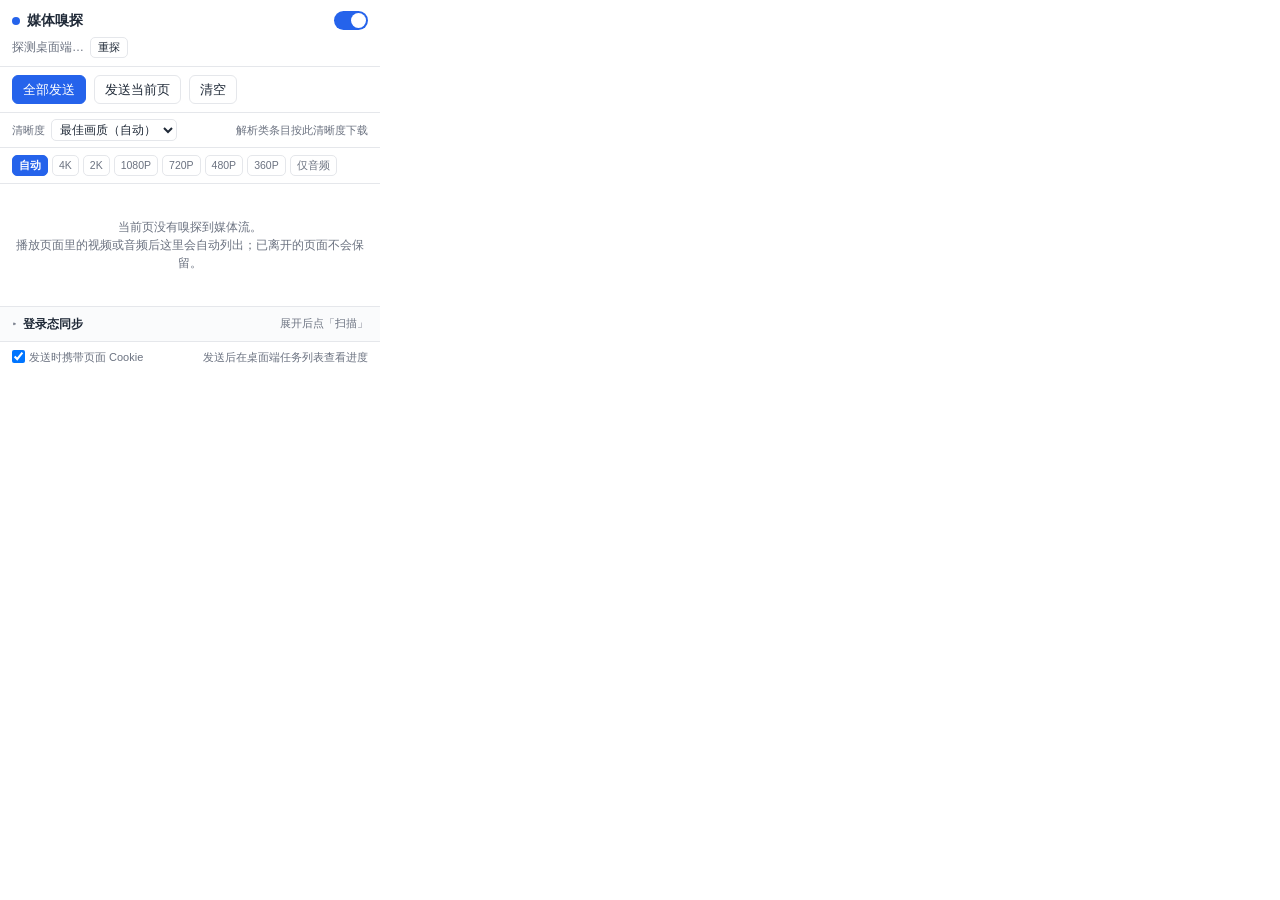
<file: extension/popup.html>
<!DOCTYPE html>
<html lang="zh-CN">
<head>
  <meta charset="UTF-8">
  <link rel="stylesheet" href="popup.css">
  <title>视频工坊 媒体嗅探</title>
</head>
<body>
  <header class="hd">
    <div class="hd-title">
      <span class="dot"></span>媒体嗅探
      <label class="switch" title="嗅探开关">
        <input type="checkbox" id="sniffToggle" checked>
        <span class="slider"></span>
      </label>
    </div>
    <div class="hd-endpoint" id="endpointRow">
      <span id="endpointText" class="ep-unknown">探测桌面端…</span>
      <button id="reDetect" class="mini" title="重新探测桌面端地址">重探</button>
    </div>
  </header>

  <div id="loginWarn" class="login-warn" hidden></div>

  <div class="toolbar">
    <button id="sendAll" class="primary" title="把下面列出的（当前页嗅到的）全部发给桌面端">全部发送</button>
    <button id="sendPage" class="ghost" title="把当前网页地址交给桌面端解析（YouTube 等站点扩展嗅不到直链，用这个最稳）">发送当前页</button>
    <button id="clearAll" class="ghost" title="清空当前页的嗅探结果（其它页面本就不保留）">清空</button>
  </div>

  <!-- 清晰度（2026-10-01 用户反馈「目前没法选择分辨率」）：扩展发来的条目原本被桌面端
       一律按「最佳画质（自动）」建任务，用户无从选择。这里选的清晰度随每条发送上报，
       桌面端解析类条目按它下载。 -->
  <div class="qrow">
    <label for="sendQuality">清晰度</label>
    <select id="sendQuality" title="交给桌面端解析下载时使用的清晰度">
      <option value="best">最佳画质（自动）</option>
      <option value="2160">4K 2160P</option>
      <option value="1440">2K 1440P</option>
      <option value="1080">1080P 高清</option>
      <option value="720">720P 高清</option>
      <option value="480">480P 标清</option>
      <option value="360">360P 流畅</option>
      <option value="audio">仅音频 MP3</option>
    </select>
    <span class="q-hint">解析类条目按此清晰度下载</span>
  </div>
  <!-- 可视档位条（2026-11-20 用户反馈「没有选择分辨率、都是默认」）：
       原来的 <select> 收起后只显示「最佳画质（自动）」一行淡字，看起来像说明文字，
       用户不知道能点开选。这里把 8 档铺成一眼可见的按钮，点哪档选哪档；
       底层仍写回同一个 #sendQuality 并派发 change，完全复用既有上报/记忆逻辑。 -->
  <div class="qchips" id="qualityChips" role="group" aria-label="选择清晰度">
    <button type="button" class="qchip" data-q="best" title="最佳画质（自动）">自动</button>
    <button type="button" class="qchip" data-q="2160" title="4K 2160P">4K</button>
    <button type="button" class="qchip" data-q="1440" title="2K 1440P">2K</button>
    <button type="button" class="qchip" data-q="1080" title="1080P 高清">1080P</button>
    <button type="button" class="qchip" data-q="720" title="720P 高清">720P</button>
    <button type="button" class="qchip" data-q="480" title="480P 标清">480P</button>
    <button type="button" class="qchip" data-q="360" title="360P 流畅">360P</button>
    <button type="button" class="qchip" data-q="audio" title="仅音频 MP3">仅音频</button>
  </div>

  <div id="sendNote" class="send-note" hidden></div>

  <div id="segNote" class="seg-note" hidden></div>

  <main id="list" class="list">
    <div class="empty">当前页没有嗅探到媒体流。<br>播放页面里的视频或音频后这里会自动列出；已离开的页面不会保留。</div>
  </main>

  <!-- 登录态（2026-10-18）：按站读取用户浏览器里的**完整登录态**（chrome.cookies），
       交给本机 App 写进 Cookie 缓存，或用户显式同意后贡献到云端公共池——
       网页版受同源策略限制拿不到别站 Cookie，公共池是它唯一的登录态来源。
       默认折叠：多数用户只用嗅探，展开才真正去读 Cookie（避免无谓的权限调用）。 -->
  <details class="ckz" id="ckZone">
    <summary class="ckz-hd">
      <span class="ckz-title">登录态同步</span>
      <span class="ckz-sub" id="ckSummary">展开后点「扫描」</span>
    </summary>
    <div class="ckz-body">
      <div class="ckz-bar">
        <button id="ckScan" class="mini">扫描已登录平台</button>
        <span class="ckz-tip">只读取，不会自动外发</span>
      </div>
      <div id="ckList" class="ckz-list"></div>
      <label class="ckz-agree">
        <input type="checkbox" id="ckAgree" checked>
        默认把已登录的平台共享到云端公共池，帮网页版拿到登录态（取消勾选则不共享）
      </label>
      <div class="ckz-actions">
        <button id="ckPushLocal" class="primary" disabled>存到我自己的 App</button>
        <button id="ckPushCloud" class="ghost" disabled>贡献到云端池</button>
      </div>
      <div id="ckMsg" class="ckz-msg" hidden></div>
    </div>
  </details>

  <footer class="ft">
    <label class="ck"><input type="checkbox" id="carryCookie" checked> 发送时携带页面 Cookie</label>
    <span class="hint">发送后在桌面端任务列表查看进度</span>
  </footer>

  <script src="cookie-harvest.js"></script>
  <script src="popup.js"></script>
</body>
</html>
</file>
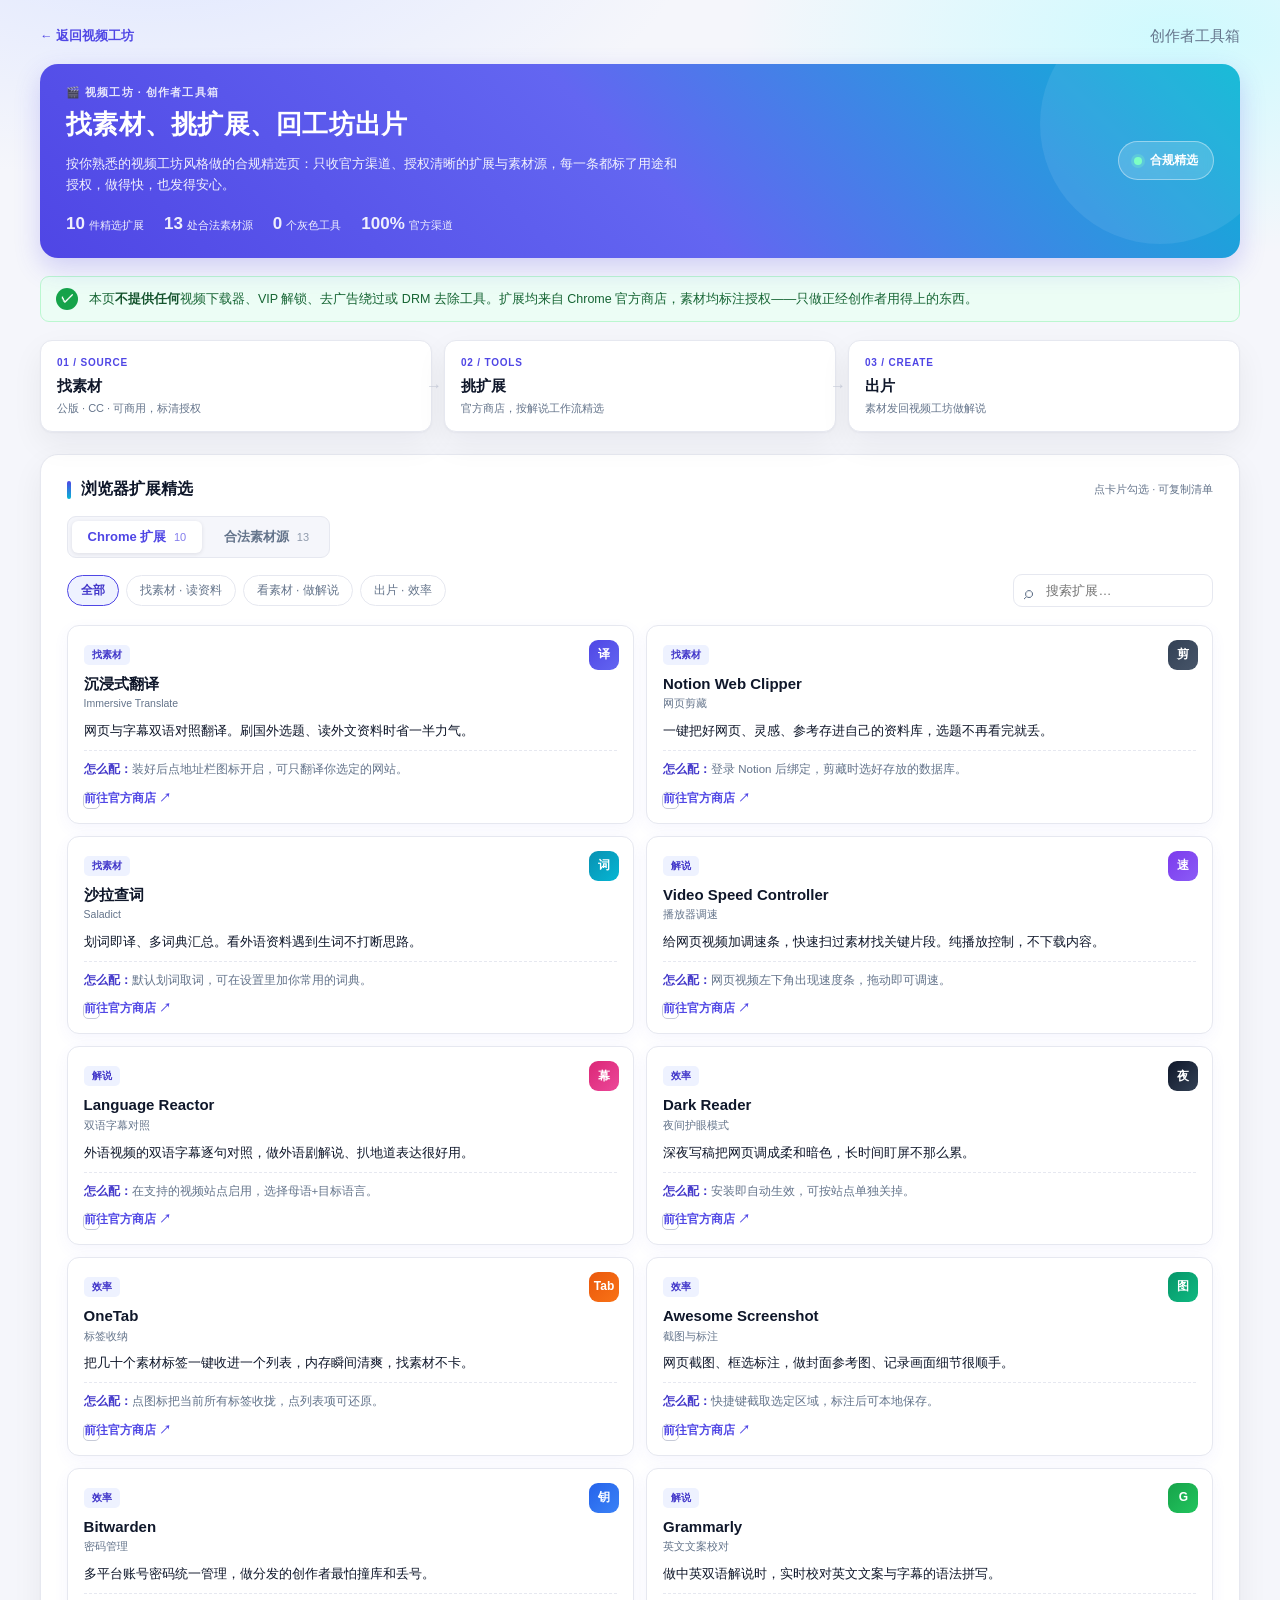
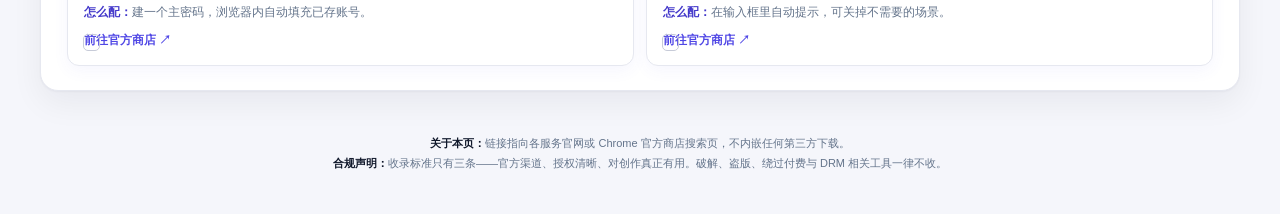
<file: web/creator-toolbox.html>
<!DOCTYPE html>
<html lang="zh-CN">
<head>
<meta charset="UTF-8">
<meta name="viewport" content="width=device-width, initial-scale=1.0">
<title>创作者工具箱 · 视频工坊</title>
<style>
  /* ===== 令牌全部照抄视频工坊 web/styles.css :root ===== */
  :root{
    --brand:#4f46e5; --brand-strong:#4338ca; --brand-soft:#eef2ff;
    --accent:#06b6d4; --success:#16a34a; --success-soft:#ecfdf5;
    --danger:#dc2626; --danger-soft:#fef2f2;
    --text:#0f172a; --text-mute:#64748b; --line:#e6e8f0;
    --surface:#ffffff; --bg:#f5f6fb;
    --radius-lg:18px; --radius-md:12px; --radius-sm:9px;
    --shadow:0 1px 2px rgba(15,23,42,.04),0 12px 32px rgba(15,23,42,.06);
  }
  *{box-sizing:border-box}
  body{
    margin:0;min-height:100vh;font-family:-apple-system,BlinkMacSystemFont,"PingFang SC","Microsoft YaHei","Segoe UI",Roboto,sans-serif;
    font-size:15px;line-height:1.6;color:var(--text);
    background:radial-gradient(900px 420px at 12% -8%,#e0e7ff 0%,rgba(224,231,255,0) 60%),
               radial-gradient(760px 380px at 92% 4%,#cffafe 0%,rgba(207,250,254,0) 58%),var(--bg);
    background-attachment:fixed;
  }
  h1,h2,h3,h4{margin:0;line-height:1.3}
  .wrap{width:min(1200px,100% - 2rem);margin-inline:auto;padding-top:1.5rem}
  .backbar{display:flex;align-items:center;justify-content:space-between;margin-bottom:1rem}
  .backbar a{font-size:12.5px;color:var(--brand);text-decoration:none;font-weight:600}
  .backbar a:hover{text-decoration:underline}
  .backbar .home{color:var(--text-mute);font-weight:400}

  /* ===== 顶部渐变主推横幅（照抄 .v5-hero） ===== */
  .hero{
    position:relative;display:flex;align-items:center;gap:22px;min-height:170px;
    padding:20px 26px;margin-bottom:18px;border-radius:var(--radius-lg);
    background:linear-gradient(45deg,#4F46E5 0%,#6366F1 50%,#06B6D4 100%);
    box-shadow:0 10px 26px rgba(79,70,229,.22);color:#fff;overflow:hidden;
  }
  .hero::after{content:"";position:absolute;right:-40px;top:-60px;width:240px;height:240px;border-radius:50%;background:rgba(255,255,255,.08)}
  .hero-l{flex:1 1 auto;min-width:0;position:relative;z-index:1}
  .hero-kicker{font-size:11px;letter-spacing:.1em;opacity:.85;font-weight:600;margin-bottom:6px}
  .hero h1{font-size:26px;font-weight:700;letter-spacing:.01em;margin-bottom:8px}
  .hero p{font-size:12.5px;line-height:1.7;opacity:.92;max-width:620px}
  .hero-stats{display:flex;gap:20px;margin-top:14px;flex-wrap:wrap}
  .hero-stats span{font-size:11px;opacity:.9}
  .hero-stats b{font-size:17px;font-weight:700;margin-right:4px}
  .hero-badge{flex:none;position:relative;z-index:1;display:flex;align-items:center;gap:8px;
    background:rgba(255,255,255,.16);border:1px solid rgba(255,255,255,.4);
    padding:9px 15px;border-radius:100px;font-size:12px;font-weight:600;backdrop-filter:blur(4px)}
  .hero-badge .dot{width:8px;height:8px;border-radius:50%;background:#7dffc4;box-shadow:0 0 0 3px rgba(125,255,196,.25)}

  /* ===== 合规提示条 ===== */
  .notice{display:flex;align-items:center;gap:11px;background:var(--success-soft);border:1px solid #bbf7d0;
    border-radius:var(--radius-sm);padding:11px 15px;margin-bottom:18px;font-size:12.5px;color:#166534}
  .notice .ic{flex:none;width:22px;height:22px;border-radius:50%;background:var(--success);color:#fff;
    display:grid;place-items:center;font-size:13px;font-weight:700}
  .notice b{color:#14532d}

  /* ===== 三步流程卡 ===== */
  .flow{display:grid;grid-template-columns:repeat(3,1fr);gap:12px;margin-bottom:22px}
  .fstep{background:var(--surface);border:1px solid var(--line);border-radius:var(--radius-md);
    box-shadow:var(--shadow);padding:14px 16px;position:relative}
  .fstep .n{font-size:10px;font-weight:700;letter-spacing:.08em;color:var(--brand)}
  .fstep .t{font-size:15px;font-weight:700;margin:3px 0 2px}
  .fstep .d{font-size:11px;color:var(--text-mute)}
  .fstep::after{content:"→";position:absolute;right:-11px;top:50%;transform:translateY(-50%);
    color:#c7cbd8;font-size:16px;font-weight:700;z-index:2}
  .fstep:last-child::after{display:none}

  /* ===== 面板（照抄 .panel） ===== */
  .panel{background:var(--surface);border:1px solid var(--line);border-radius:var(--radius-lg);
    box-shadow:var(--shadow);padding:1.5rem 1.6rem;margin-bottom:1.2rem}
  .sec-head{display:flex;align-items:center;gap:10px;margin-bottom:16px}
  .sec-head .bar{width:4px;height:18px;border-radius:2px;background:linear-gradient(180deg,var(--brand),var(--accent))}
  .sec-head h2{font-size:16px;font-weight:700}
  .sec-note{margin-left:auto;font-size:11px;color:var(--text-mute)}

  /* tabs */
  .tabs{display:flex;gap:6px;background:var(--bg);border:1px solid var(--line);
    padding:4px;border-radius:var(--radius-sm);margin-bottom:16px;width:fit-content}
  .tab{appearance:none;border:none;background:transparent;color:var(--text-mute);
    font-size:13px;font-weight:600;padding:7px 16px;border-radius:6px;cursor:pointer;transition:.18s;font-family:inherit}
  .tab:hover{color:var(--brand)}
  .tab.on{background:var(--surface);color:var(--brand);box-shadow:0 1px 4px rgba(15,23,42,.1)}
  .tab small{font-weight:400;font-size:11px;opacity:.7;margin-left:4px}

  .controls{display:flex;gap:12px;flex-wrap:wrap;align-items:center;margin-bottom:18px}
  .chips{display:flex;gap:7px;flex-wrap:wrap}
  .chip{appearance:none;border:1px solid var(--line);background:var(--surface);color:var(--text-mute);
    font-size:12px;padding:6px 13px;border-radius:100px;cursor:pointer;transition:.18s;font-family:inherit}
  .chip:hover{border-color:var(--brand);color:var(--brand)}
  .chip.on{background:var(--brand-soft);border-color:var(--brand);color:var(--brand-strong);font-weight:600}
  .search{margin-left:auto;position:relative}
  .search input{width:200px;border:1px solid var(--line);background:var(--surface);
    padding:8px 12px 8px 32px;font-size:13px;border-radius:var(--radius-sm);color:var(--text);font-family:inherit}
  .search input:focus{outline:none;border-color:var(--brand);box-shadow:0 0 0 3px rgba(79,70,229,.12)}
  .search::before{content:"⌕";position:absolute;left:11px;top:4px;color:var(--text-mute);font-size:18px}

  /* 扩展卡片网格 */
  .grid{display:grid;grid-template-columns:repeat(2,1fr);gap:12px}
  .card{border:1px solid var(--line);background:var(--surface);border-radius:var(--radius-md);
    padding:15px 16px 14px;position:relative;transition:.18s;cursor:pointer;box-shadow:0 5px 16px rgba(79,70,229,.05)}
  .card:hover{border-color:rgba(79,70,229,.45);box-shadow:0 10px 22px rgba(79,70,229,.14);transform:translateY(-2px)}
  .card.picked{border-color:var(--brand);background:var(--brand-soft)}
  .card .tile{position:absolute;right:14px;top:14px;width:30px;height:30px;border-radius:9px;
    display:grid;place-items:center;font-size:12px;font-weight:700;color:#fff;
    background:linear-gradient(135deg,var(--g1,#4F46E5),var(--g2,#6366F1))}
  .card .cat{display:inline-block;font-size:10px;font-weight:600;color:var(--brand-strong);
    background:var(--brand-soft);border-radius:5px;padding:2px 8px}
  .card h3{font-size:15px;font-weight:700;margin:9px 44px 2px 0}
  .card .en{font-size:10.5px;color:var(--text-mute);margin-bottom:9px}
  .card .desc{font-size:12.5px;color:var(--text);line-height:1.6}
  .card .how{font-size:11.5px;color:var(--text-mute);margin-top:9px;padding-top:9px;border-top:1px dashed var(--line)}
  .card .how b{color:var(--brand-strong)}
  .card .link{display:inline-block;margin-top:10px;font-size:11.5px;color:var(--brand);text-decoration:none;font-weight:600}
  .card .link:hover{text-decoration:underline;color:var(--brand-strong)}
  .card .pick{position:absolute;left:15px;bottom:14px;width:17px;height:17px;border:1.5px solid #c7cbd8;
    border-radius:5px;display:grid;place-items:center;font-size:11px;color:transparent;transition:.18s}
  .card.picked .pick{background:var(--brand);border-color:var(--brand);color:#fff}
  .card.has-pick{padding-left:40px}

  /* 素材源 */
  .src-group{margin-bottom:24px}
  .src-group h4{font-size:14px;font-weight:700;display:flex;align-items:center;gap:8px;margin-bottom:10px}
  .src-group h4 .dot{width:8px;height:8px;border-radius:50%;background:var(--brand);flex:none}
  .src-group h4 .hint{font-weight:400;font-size:10.5px;color:var(--text-mute);margin-left:auto}
  .src-list{border-top:1px solid var(--line)}
  .src{display:grid;grid-template-columns:170px 1fr auto;gap:14px;align-items:center;
    padding:11px 6px;border-bottom:1px solid var(--line);font-size:12.5px;transition:.15s}
  .src:hover{background:var(--bg)}
  .src .name{font-size:13.5px;font-weight:700;display:flex;align-items:center;gap:8px;cursor:pointer}
  .src .name:hover{color:var(--brand)}
  .src .name .box{width:15px;height:15px;border:1.5px solid #c7cbd8;border-radius:4px;flex:none;
    display:grid;place-items:center;font-size:10px;color:transparent}
  .src.picked .name .box{background:var(--brand);border-color:var(--brand);color:#fff}
  .src .info{color:var(--text-mute)}
  .tag{font-size:10px;padding:2px 9px;border-radius:100px;border:1px solid var(--line);
    color:var(--text-mute);white-space:nowrap;background:var(--surface)}
  .tag.free{color:var(--success);border-color:#bbf7d0;background:var(--success-soft)}
  .tag.cc{color:#b45309;border-color:#fde68a;background:#fffbeb}
  .empty{text-align:center;color:var(--text-mute);padding:44px 0;font-size:13px}

  /* 选中浮条 */
  .selbar{position:sticky;bottom:16px;z-index:20;display:none;align-items:center;gap:16px;
    justify-content:space-between;background:#0f172a;color:#fff;border-radius:var(--radius-md);
    padding:12px 18px;margin-top:20px;box-shadow:0 12px 30px rgba(15,23,42,.28)}
  .selbar .left{font-size:12.5px}
  .selbar .left b{color:#818cf8;font-size:16px}
  .selbar button{appearance:none;border:none;background:linear-gradient(135deg,var(--brand),#6366f1);
    color:#fff;font-size:13px;font-weight:600;padding:10px 22px;border-radius:8px;cursor:pointer;font-family:inherit}
  .selbar button:hover{filter:brightness(1.08)}
  .selbar button:disabled{opacity:.5;cursor:not-allowed}

  footer{text-align:center;color:var(--text-mute);font-size:11px;line-height:1.9;padding:22px 0 40px}
  footer b{color:var(--text)}
  .toast{position:fixed;left:50%;bottom:80px;transform:translateX(-50%) translateY(16px);
    background:#0f172a;color:#fff;padding:10px 24px;border-radius:8px;font-size:12.5px;
    opacity:0;pointer-events:none;transition:.28s;z-index:50}
  .toast.show{opacity:1;transform:translateX(-50%) translateY(0)}

  @media(max-width:760px){
    .hero{flex-direction:column;align-items:flex-start}
    .flow{grid-template-columns:1fr}
    .fstep::after{display:none}
    .grid{grid-template-columns:1fr}
    .src{grid-template-columns:1fr;gap:3px}
    .src .tag{justify-self:start}
    .search{margin-left:0;width:100%}
    .search input{width:100%}
  }
</style>
</head>
<body>
<div class="wrap">

  <div class="backbar">
    <a href="/">← 返回视频工坊</a>
    <span class="home">创作者工具箱</span>
  </div>

  <div class="hero">
    <div class="hero-l">
      <div class="hero-kicker">🎬 视频工坊 · 创作者工具箱</div>
      <h1>找素材、挑扩展、回工坊出片</h1>
      <p>按你熟悉的视频工坊风格做的合规精选页：只收官方渠道、授权清晰的扩展与素材源，每一条都标了用途和授权，做得快，也发得安心。</p>
      <div class="hero-stats">
        <span><b>10</b>件精选扩展</span>
        <span><b>13</b>处合法素材源</span>
        <span><b>0</b>个灰色工具</span>
        <span><b>100%</b>官方渠道</span>
      </div>
    </div>
    <div class="hero-badge"><span class="dot"></span>合规精选</div>
  </div>

  <div class="notice">
    <span class="ic">✓</span>
    <div>本页<b>不提供任何</b>视频下载器、VIP 解锁、去广告绕过或 DRM 去除工具。扩展均来自 Chrome 官方商店，素材均标注授权——只做正经创作者用得上的东西。</div>
  </div>

  <div class="flow">
    <div class="fstep"><div class="n">01 / SOURCE</div><div class="t">找素材</div><div class="d">公版 · CC · 可商用，标清授权</div></div>
    <div class="fstep"><div class="n">02 / TOOLS</div><div class="t">挑扩展</div><div class="d">官方商店，按解说工作流精选</div></div>
    <div class="fstep"><div class="n">03 / CREATE</div><div class="t">出片</div><div class="d">素材发回视频工坊做解说</div></div>
  </div>

  <div class="panel">
    <div class="sec-head"><span class="bar"></span><h2>浏览器扩展精选</h2><span class="sec-note">点卡片勾选 · 可复制清单</span></div>
    <div class="tabs" role="tablist">
      <button class="tab on" data-tab="ext" role="tab">Chrome 扩展 <small>10</small></button>
      <button class="tab" data-tab="src" role="tab">合法素材源 <small>13</small></button>
    </div>

    <div id="view-ext">
      <div class="controls">
        <div class="chips" id="chips">
          <button class="chip on" data-f="all">全部</button>
          <button class="chip" data-f="找素材">找素材 · 读资料</button>
          <button class="chip" data-f="解说">看素材 · 做解说</button>
          <button class="chip" data-f="效率">出片 · 效率</button>
        </div>
        <div class="search"><input id="q" type="text" placeholder="搜索扩展…"></div>
      </div>
      <div class="grid" id="extGrid"></div>
    </div>

    <div id="view-src" hidden>
      <div class="controls">
        <div class="chips"><span class="chip on" style="cursor:default">按授权强度排列</span></div>
        <div class="search"><input id="qs" type="text" placeholder="搜索素材源…"></div>
      </div>
      <div id="srcBox"></div>
    </div>
  </div>

  <div class="selbar">
    <div class="left">已勾选 <b id="cnt">0</b> 项 · 可复制成自己的收藏清单</div>
    <button id="copy" disabled>复制我的清单</button>
  </div>

  <footer>
    <div><b>关于本页：</b>链接指向各服务官网或 Chrome 官方商店搜索页，不内嵌任何第三方下载。</div>
    <div><b>合规声明：</b>收录标准只有三条——官方渠道、授权清晰、对创作真正有用。破解、盗版、绕过付费与 DRM 相关工具一律不收。</div>
  </footer>
</div>

<div class="toast" id="toast">已复制到剪贴板</div>

<script>
const exts = [
  {n:"沉浸式翻译",en:"Immersive Translate",f:"找素材",g:["#4F46E5","#6366F1"],ic:"译",d:"网页与字幕双语对照翻译。刷国外选题、读外文资料时省一半力气。",h:"装好后点地址栏图标开启，可只翻译你选定的网站。"},
  {n:"Notion Web Clipper",en:"网页剪藏",f:"找素材",g:["#334155","#475569"],ic:"剪",d:"一键把好网页、灵感、参考存进自己的资料库，选题不再看完就丢。",h:"登录 Notion 后绑定，剪藏时选好存放的数据库。"},
  {n:"沙拉查词",en:"Saladict",f:"找素材",g:["#0891b2","#06b6d4"],ic:"词",d:"划词即译、多词典汇总。看外语资料遇到生词不打断思路。",h:"默认划词取词，可在设置里加你常用的词典。"},
  {n:"Video Speed Controller",en:"播放器调速",f:"解说",g:["#7c3aed","#8b5cf6"],ic:"速",d:"给网页视频加调速条，快速扫过素材找关键片段。纯播放控制，不下载内容。",h:"网页视频左下角出现速度条，拖动即可调速。"},
  {n:"Language Reactor",en:"双语字幕对照",f:"解说",g:["#db2777","#ec4899"],ic:"幕",d:"外语视频的双语字幕逐句对照，做外语剧解说、扒地道表达很好用。",h:"在支持的视频站点启用，选择母语+目标语言。"},
  {n:"Dark Reader",en:"夜间护眼模式",f:"效率",g:["#0f172a","#334155"],ic:"夜",d:"深夜写稿把网页调成柔和暗色，长时间盯屏不那么累。",h:"安装即自动生效，可按站点单独关掉。"},
  {n:"OneTab",en:"标签收纳",f:"效率",g:["#ea580c","#f97316"],ic:"Tab",d:"把几十个素材标签一键收进一个列表，内存瞬间清爽，找素材不卡。",h:"点图标把当前所有标签收拢，点列表项可还原。"},
  {n:"Awesome Screenshot",en:"截图与标注",f:"效率",g:["#059669","#10b981"],ic:"图",d:"网页截图、框选标注，做封面参考图、记录画面细节很顺手。",h:"快捷键截取选定区域，标注后可本地保存。"},
  {n:"Bitwarden",en:"密码管理",f:"效率",g:["#2563eb","#3b82f6"],ic:"钥",d:"多平台账号密码统一管理，做分发的创作者最怕撞库和丢号。",h:"建一个主密码，浏览器内自动填充已存账号。"},
  {n:"Grammarly",en:"英文文案校对",f:"解说",g:["#16a34a","#22c55e"],ic:"G",d:"做中英双语解说时，实时校对英文文案与字幕的语法拼写。",h:"在输入框里自动提示，可关掉不需要的场景。"}
];

const srcGroups = [
  {title:"公共领域 · 可商用",hint:"无需署名，商用最省心",items:[
    {n:"Coverr",info:"免费可商用视频背景，按场景分类，适合做片头垫画面",tag:"免费商用",tk:"free"},
    {n:"Pixabay",info:"视频 / 图片 / 音乐，免署名可商用，素材量极大",tag:"免费商用",tk:"free"},
    {n:"Pexels",info:"高质量实拍视频与照片，个人商用免费",tag:"免费商用",tk:"free"},
    {n:"Mixkit",info:"免费可商用视频、音效与音乐模板，风格统一",tag:"免费商用",tk:"free"}
  ]},
  {title:"公共领域影像档案",hint:"老片 / 史料 / 纪录片素材",items:[
    {n:"Internet Archive",info:"海量公版电影、老录像与录音，做历史题材解说的宝库",tag:"公共领域",tk:"cc"},
    {n:"Prelinger Archives",info:"美国历史广告片与教育片，公版可商用",tag:"公共领域",tk:"cc"},
    {n:"Wikimedia Commons",info:"维基共享资源，图片音视频均有明确授权标注",tag:"看授权",tk:"cc"},
    {n:"国家数字图书馆",info:"公开的数字资源与史料影像，适合文化历史类选题",tag:"看授权",tk:"cc"}
  ]},
  {title:"CC 授权 · 按协议使用",hint:"注意署名 / 非商用限制",items:[
    {n:"Free Music Archive",info:"独立音乐人作品，按 CC 协议免费使用，注意署名要求",tag:"CC 协议",tk:"cc"},
    {n:"YouTube 音频库",info:"平台官方音乐与音效，可商用免署名，做BGM安全",tag:"免费商用",tk:"free"},
    {n:"Flickr (CC 筛选)",info:"开启 CC 筛选后按协议使用图片，务必保留署名",tag:"CC 协议",tk:"cc"}
  ]},
  {title:"国内素材平台",hint:"按各站授权条款使用",items:[
    {n:"爱给网",info:"音效、配乐、视频素材齐全，注意区分免费与会员授权",tag:"看授权",tk:"cc"},
    {n:"觅元素",info:"设计元素与视频素材，商用前核对授权范围",tag:"看授权",tk:"cc"}
  ]}
];

const picked = new Set();
const $ = (s)=>document.querySelector(s);
const extGrid = $("#extGrid"), srcBox = $("#srcBox");
function storeLink(name){ return "https://chromewebstore.google.com/search/" + encodeURIComponent(name); }
function esc(s){return String(s).replace(/[&<>"]/g,c=>({"&":"&amp;","<":"&lt;",">":"&gt;",'"':"&quot;"}[c]));}

function renderExt(filter="all",q=""){
  const list = exts.filter(e=>(filter==="all"||e.f===filter) && (!q||(e.n+e.en+e.d).toLowerCase().includes(q.toLowerCase())));
  if(!list.length){extGrid.innerHTML='<div class="empty" style="grid-column:1/-1">没有匹配的扩展</div>';return;}
  extGrid.innerHTML = list.map((e,i)=>{
    const id = "ext-"+e.en;
    return `<article class="card ${picked.has(id)?'picked has-pick':''}" data-id="${id}" data-pick style="--g1:${e.g[0]};--g2:${e.g[1]}">
      <div class="tile">${e.ic}</div>
      <div class="pick">✓</div>
      <span class="cat">${e.f}</span>
      <h3>${esc(e.n)}</h3>
      <div class="en">${esc(e.en)}</div>
      <div class="desc">${esc(e.d)}</div>
      <div class="how"><b>怎么配：</b>${esc(e.h)}</div>
      <a class="link" href="${storeLink(e.en)}" target="_blank" rel="noopener">前往官方商店 ↗</a>
    </article>`;
  }).join("");
}

function renderSrc(q=""){
  const ql = q.toLowerCase();
  let html="";
  srcGroups.forEach(g=>{
    const items = g.items.filter(it=>!ql||(it.n+it.info).toLowerCase().includes(ql));
    if(!items.length) return;
    html += `<div class="src-group"><h4><span class="dot"></span>${g.title}<span class="hint">${g.hint}</span></h4><div class="src-list">`;
    items.forEach(it=>{
      const id="src-"+it.n;
      html += `<div class="src ${picked.has(id)?'picked':''}" data-id="${id}" data-pick>
        <div class="name"><span class="box">✓</span>${esc(it.n)}</div>
        <div class="info">${esc(it.info)}</div>
        <span class="tag ${it.tk}">${esc(it.tag)}</span>
      </div>`;
    });
    html += `</div></div>`;
  });
  srcBox.innerHTML = html || '<div class="empty">没有匹配的素材源</div>';
}

function updateBar(){
  $("#cnt").textContent = picked.size;
  $("#copy").disabled = picked.size===0;
  document.querySelector(".selbar").style.display = picked.size>0 ? "flex" : "none";
}

document.addEventListener("click",(ev)=>{
  const el = ev.target.closest("[data-pick]");
  if(!el || ev.target.closest(".link")) return;
  const id = el.dataset.id;
  if(picked.has(id)) picked.delete(id); else picked.add(id);
  el.classList.toggle("picked");
  el.classList.toggle("has-pick", el.classList.contains("card") && picked.has(id));
  updateBar();
});
$("#chips").addEventListener("click",(ev)=>{
  const c = ev.target.closest(".chip"); if(!c) return;
  document.querySelectorAll("#chips .chip").forEach(x=>x.classList.remove("on"));
  c.classList.add("on");
  renderExt(c.dataset.f, $("#q").value);
});
$("#q").addEventListener("input",e=>renderExt(document.querySelector("#chips .chip.on").dataset.f,e.target.value));
$("#qs").addEventListener("input",e=>renderSrc(e.target.value));
document.querySelectorAll(".tab").forEach(t=>t.addEventListener("click",()=>{
  document.querySelectorAll(".tab").forEach(x=>x.classList.remove("on"));
  t.classList.add("on");
  const ext = t.dataset.tab==="ext";
  $("#view-ext").hidden=!ext; $("#view-src").hidden=ext;
}));
$("#copy").addEventListener("click",async()=>{
  const lines=["【我的创作者工具箱清单】","","扩展："];
  exts.filter(e=>picked.has("ext-"+e.en)).forEach(e=>lines.push("· "+e.n+"（"+e.en+"）— "+e.d));
  const srcPicked = srcGroups.flatMap(g=>g.items).filter(it=>picked.has("src-"+it.n));
  if(srcPicked.length){lines.push("","素材源：");srcPicked.forEach(it=>lines.push("· "+it.n+" ["+it.tag+"] — "+it.info));}
  const txt = lines.join("\n");
  try{ await navigator.clipboard.writeText(txt); }
  catch(_){ const ta=document.createElement("textarea");ta.value=txt;document.body.appendChild(ta);ta.select();document.execCommand("copy");ta.remove(); }
  const t=$("#toast");t.classList.add("show");setTimeout(()=>t.classList.remove("show"),1800);
});
renderExt(); renderSrc(); updateBar();
</script>
</body>
</html>
</file>
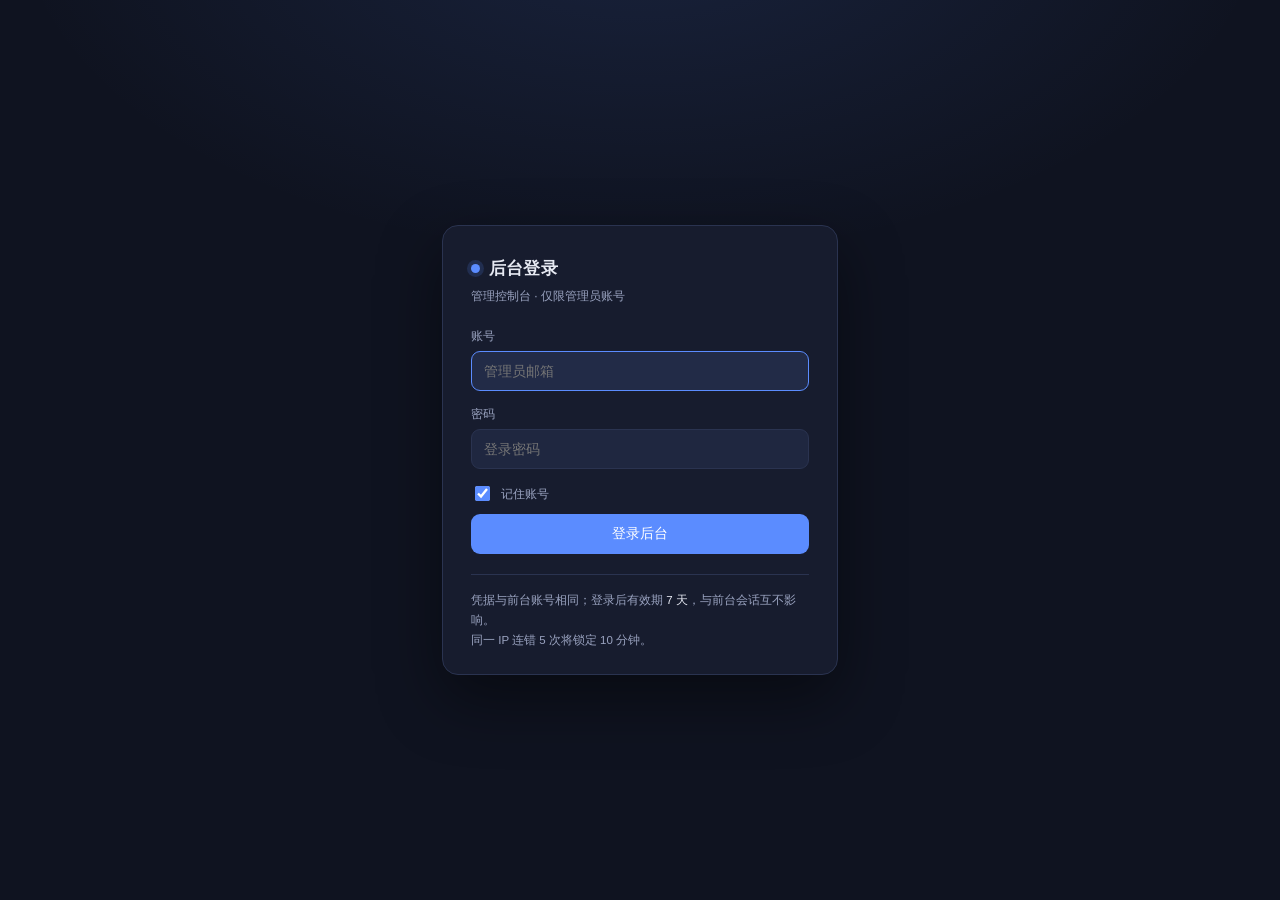
<file: web/admin/login.html>
<!DOCTYPE html>
<html lang="zh-CN">
<head>
<meta charset="UTF-8">
<meta name="viewport" content="width=device-width, initial-scale=1.0">
<meta name="robots" content="noindex,nofollow">
<title>后台登录 · 视频工坊</title>
<style>
  :root { --bg:#0f1320; --panel:#171c2e; --panel2:#1f2740; --line:#2a3350; --txt:#e6e9f2; --muted:#9aa3c0; --accent:#5b8cff; --red:#ff6b6b; --green:#42d392; --amber:#ffb84d; }
  * { box-sizing:border-box; }
  html, body { height:100%; }
  body {
    margin:0; background:var(--bg); color:var(--txt);
    font:14px/1.5 -apple-system,BlinkMacSystemFont,"PingFang SC","Microsoft YaHei",sans-serif;
    display:flex; align-items:center; justify-content:center; padding:24px;
    background-image:radial-gradient(900px 500px at 50% -10%, rgba(91,140,255,.13), transparent 70%);
  }
  .card {
    width:100%; max-width:396px; background:var(--panel); border:1px solid var(--line);
    border-radius:16px; padding:30px 28px 24px;
    box-shadow:0 24px 64px rgba(0,0,0,.45);
  }
  .brand { display:flex; align-items:center; gap:9px; margin-bottom:6px; }
  .brand .dot { width:9px; height:9px; border-radius:50%; background:var(--accent); box-shadow:0 0 0 4px rgba(91,140,255,.16); }
  h1 { font-size:17px; margin:0; font-weight:600; letter-spacing:.2px; }
  .sub { color:var(--muted); font-size:12px; margin:0 0 22px; }
  label { display:block; font-size:12px; color:var(--muted); margin:0 0 6px; }
  .field { margin-bottom:14px; }
  input {
    width:100%; background:var(--panel2); border:1px solid var(--line); color:var(--txt);
    padding:11px 12px; border-radius:9px; outline:none; font-size:14px; transition:border-color .15s, background .15s;
  }
  input:focus { border-color:var(--accent); background:#222b47; }
  input:disabled { opacity:.55; }
  button {
    width:100%; background:var(--accent); color:#fff; border:none; padding:11px 14px;
    border-radius:9px; cursor:pointer; font-size:14px; font-weight:500; margin-top:6px;
    transition:filter .15s, transform .05s;
  }
  button:hover:not(:disabled) { filter:brightness(1.08); }
  button:active:not(:disabled) { transform:translateY(1px); }
  button:disabled { opacity:.6; cursor:default; }
  .msg {
    display:none; margin-top:14px; padding:10px 12px; border-radius:9px;
    font-size:12.5px; line-height:1.5; background:rgba(255,107,107,.12);
    border:1px solid rgba(255,107,107,.35); color:#ffb3b3;
  }
  .msg.show { display:block; }
  .msg.ok { background:rgba(66,211,146,.12); border-color:rgba(66,211,146,.35); color:#8ce8c0; }
  .row2 { display:flex; align-items:center; gap:8px; margin:2px 0 4px; font-size:12px; color:var(--muted); }
  .row2 input[type=checkbox] { width:15px; height:15px; accent-color:var(--accent); }
  .row2 label { margin:0; cursor:pointer; user-select:none; }
  .foot { margin-top:20px; padding-top:16px; border-top:1px solid var(--line); color:var(--muted); font-size:11.5px; line-height:1.7; }
  .foot b { color:var(--txt); font-weight:500; }
  kbd { background:var(--panel2); border:1px solid var(--line); border-radius:4px; padding:1px 5px; font-size:11px; }
</style>
</head>
<body>
<form class="card" id="form" autocomplete="off">
  <div class="brand"><span class="dot"></span><h1>后台登录</h1></div>
  <p class="sub">管理控制台 · 仅限管理员账号</p>

  <div class="field">
    <label for="ident">账号</label>
    <input id="ident" type="text" placeholder="管理员邮箱" autocomplete="username" spellcheck="false">
  </div>
  <div class="field">
    <label for="pw">密码</label>
    <input id="pw" type="password" placeholder="登录密码" autocomplete="current-password">
  </div>

  <div class="row2">
    <input id="remember" type="checkbox" checked>
    <label for="remember">记住账号</label>
  </div>

  <button id="go" type="submit">登录后台</button>
  <div class="msg" id="msg"></div>

  <div class="foot">
    凭据与前台账号相同；登录后有效期 <b>7 天</b>，与前台会话互不影响。<br>
    同一 IP 连错 5 次将锁定 10 分钟。
  </div>
</form>

<script>
(function () {
  var $ = function (id) { return document.getElementById(id); };
  var KEY = 'vdl_admin_token';
  var IDKEY = 'vdl_admin_ident';
  var HASH = location.hash || '';   // 保留入口锚点（App 带的是 #platform-health）
  var busy = false;

  function say(text, ok) {
    var m = $('msg');
    m.textContent = text;
    m.className = 'msg show' + (ok ? ' ok' : '');
  }
  function hide() { $('msg').className = 'msg'; }

  // 已经持有未过期的后台令牌 → 直接进后台，不必再输一次密码。
  // 校验走 /api/admin/whoami（服务端会验签名 + 7 天过期 + 账号状态）。
  var saved = (localStorage.getItem(KEY) || '').trim();
  if (saved) {
    say('检测到有效登录，正在进入…', true);
    fetch('/api/admin/whoami', { headers: { 'Authorization': 'Bearer ' + saved } })
      .then(function (r) { return r.ok ? r.json() : null; })
      .then(function (j) {
        if (j && j.ok) { location.replace('/admin/' + HASH); }
        else { localStorage.removeItem(KEY); hide(); }
      })
      .catch(function () { hide(); });
  }

  var lastIdent = localStorage.getItem(IDKEY) || '';
  if (lastIdent) { $('ident').value = lastIdent; $('pw').focus(); }
  else { $('ident').focus(); }

  $('form').addEventListener('submit', function (ev) {
    ev.preventDefault();
    if (busy) return;
    var ident = ($('ident').value || '').trim();
    var pw = $('pw').value || '';
    if (!ident || !pw) { say('请填写账号和密码'); return; }

    busy = true;
    $('go').disabled = true;
    $('go').textContent = '登录中…';
    hide();

    fetch('/api/admin/login', {
      method: 'POST',
      headers: { 'Content-Type': 'application/json' },
      body: JSON.stringify({ identifier: ident, password: pw })
    }).then(function (r) {
      return r.json().then(function (j) { return { status: r.status, body: j || {} }; });
    }).then(function (res) {
      var b = res.body || {};
      if (res.status === 200 && b.ok && b.token) {
        if ($('remember').checked) { localStorage.setItem(IDKEY, ident); }
        else { localStorage.removeItem(IDKEY); }
        // 与前台 vdl_auth_token 分开存：前台登录不产生后台令牌，反之亦然。
        localStorage.setItem(KEY, b.token);
        say('登录成功，正在进入…', true);
        location.replace('/admin/' + HASH);
        return;
      }
      if (res.status === 429) { say(b.error || '尝试次数过多，请稍后再试'); }
      else if (res.status === 403) { say(b.error || '该账号没有后台权限'); }
      else { say(b.error || '账号或密码错误'); }
      if (b.code === 'BAD_CREDENTIALS') { $('pw').value = ''; $('pw').focus(); }
    }).catch(function () {
      say('网络异常，请检查连接后重试');
    }).then(function () {
      busy = false;
      $('go').disabled = false;
      $('go').textContent = '登录后台';
    });
  });
})();
</script>
</body>
</html>
</file>
<file: extension/popup.css>
:root {
  --bg: #ffffff;
  --fg: #1f2937;
  --muted: #6b7280;
  --line: #e5e7eb;
  --accent: #2563eb;
  --accent-soft: #eff6ff;
  --ok: #059669;
  --warn: #b45309;
  --chip-playlist: #2563eb;
  --chip-media: #059669;
  --chip-segment: #b45309;
}

* { box-sizing: border-box; margin: 0; padding: 0; }

body {
  width: 380px;
  max-height: 540px;
  display: flex;
  flex-direction: column;
  font: 13px/1.5 -apple-system, "PingFang SC", "Microsoft YaHei", sans-serif;
  color: var(--fg);
  background: var(--bg);
}

/* ---- header ---- */
.hd { padding: 10px 12px 8px; border-bottom: 1px solid var(--line); }
.hd-title { display: flex; align-items: center; font-size: 14px; font-weight: 600; }
.hd-title .dot {
  width: 8px; height: 8px; border-radius: 50%;
  background: var(--accent); margin-right: 7px; display: inline-block;
}
.hd-title .switch { margin-left: auto; }
.hd-endpoint { margin-top: 6px; font-size: 12px; color: var(--muted);
  display: flex; align-items: center; gap: 6px; }
.ep-ok { color: var(--ok); }
.ep-none { color: var(--warn); }
.ep-unknown { color: var(--muted); }

/* ---- switch ---- */
.switch { position: relative; display: inline-block; width: 34px; height: 19px; }
.switch input { opacity: 0; width: 0; height: 0; }
.slider {
  position: absolute; inset: 0; border-radius: 19px;
  background: #d1d5db; transition: background .15s;
}
.slider:before {
  content: ""; position: absolute; width: 15px; height: 15px;
  left: 2px; top: 2px; border-radius: 50%; background: #fff;
  transition: transform .15s;
}
.switch input:checked + .slider { background: var(--accent); }
.switch input:checked + .slider:before { transform: translateX(15px); }

/* ---- toolbar ---- */
.toolbar {
  display: flex; gap: 8px; padding: 8px 12px;
  border-bottom: 1px solid var(--line);
}

/* ---- 清晰度选择行（2026-10-01）：发送给桌面端的解析类条目按此清晰度下载 ---- */
.qrow {
  display: flex; align-items: center; gap: 6px;
  padding: 6px 12px; border-bottom: 1px solid var(--line);
  font-size: 11px; color: var(--muted);
}
.qrow select {
  font: inherit; font-size: 12px; color: var(--fg); background: #fff;
  border: 1px solid var(--line); border-radius: 5px; padding: 2px 4px;
}
.qrow .q-hint { margin-left: auto; }
/* 可视清晰度档位条（2026-11-20）：一眼可见全部档位，点选即生效 */
.qchips {
  display: flex; flex-wrap: wrap; gap: 4px;
  padding: 7px 12px; border-bottom: 1px solid var(--line);
}
.qchip {
  font: inherit; font-size: 10.5px; line-height: 1; cursor: pointer;
  padding: 4px 6px; border: 1px solid var(--line); border-radius: 5px;
  background: #fff; color: var(--muted); white-space: nowrap;
}
.qchip:hover { border-color: var(--accent); color: var(--accent); }
.qchip.is-on {
  background: var(--accent); border-color: var(--accent); color: #fff; font-weight: 600;
}
button {
  font: inherit; border: 1px solid var(--line); background: #fff;
  color: var(--fg); border-radius: 6px; padding: 4px 10px; cursor: pointer;
}
button:hover { border-color: var(--accent); color: var(--accent); }
button:disabled { opacity: .5; cursor: default; }
button.primary { background: var(--accent); border-color: var(--accent); color: #fff; }
button.primary:hover { opacity: .9; }
button.ghost { background: transparent; }
button.mini { font-size: 11px; padding: 1px 7px; border-radius: 5px; }

/* ---- segment note ---- */
.seg-note {
  margin: 8px 12px 0; padding: 6px 9px; border-radius: 6px;
  background: #fffbeb; color: var(--warn); font-size: 12px;
}

/* ---- list ---- */
.list { flex: 1; overflow-y: auto; padding: 8px 12px; }
.empty { color: var(--muted); text-align: center; padding: 26px 0; font-size: 12px; }
.empty-tip { line-height: 1.7; }
/* 兜底视图的「视频信息」两行（2026-10-02）：标题要压得住（深色、稍大），
   元信息（时长/大小）保持弱化。父级 .empty 是居中的，这里沿用居中。 */
.empty-title {
  color: var(--fg); font-size: 13px; font-weight: 600; line-height: 1.5;
  margin-bottom: 3px; word-break: break-word;
}
.empty-meta { color: var(--muted); font-size: 11px; margin-bottom: 8px; }
.empty-q { margin-top: 6px; color: var(--fg); font-size: 12px; }
.empty-actions { display: flex; gap: 8px; justify-content: center; margin-top: 12px; }
.item {
  border: 1px solid var(--line); border-radius: 8px;
  padding: 7px 9px; margin-bottom: 8px;
}
.item.sent { border-color: var(--ok); background: #f0fdf4; }
.item-top { display: flex; align-items: center; gap: 6px; }
.chip {
  flex: none; font-size: 10px; color: #fff; border-radius: 4px;
  padding: 1px 6px; line-height: 1.5;
}
.chip.playlist { background: var(--chip-playlist); }
.chip.media { background: var(--chip-media); }
.chip.segment { background: var(--chip-segment); }
.item-url {
  flex: 1; min-width: 0; white-space: nowrap; overflow: hidden;
  text-overflow: ellipsis; direction: rtl; text-align: left;
  font-size: 12px; color: var(--fg);
}
/* 显示的是媒体原名而非 URL（2026-11-13）：URL 为了露出尾部才用 rtl，
   但中文歌名里的「 - 」会被 rtl 重排成乱序，必须改回 ltr。 */
.item-url.item-named { direction: ltr; font-weight: 600; }
.item-title {
  margin-top: 2px; font-size: 11px; color: var(--muted);
  white-space: nowrap; overflow: hidden; text-overflow: ellipsis;
}
.item-meta { margin-top: 3px; font-size: 11px; color: var(--muted); }
.item-actions { margin-left: auto; display: flex; gap: 6px; flex: none; }

/* ---- footer ---- */
.ft {
  display: flex; align-items: center; justify-content: space-between;
  padding: 7px 12px; border-top: 1px solid var(--line); font-size: 11px;
  color: var(--muted);
}
.ft .ck { display: flex; align-items: center; gap: 4px; cursor: pointer; }

/* ---- 桌面端未登录横幅（2026-09-27）：不提前说清楚，用户点下载只会看到
   桌面端弹登录框（窗口在后台），误以为「点了没反应」 ---- */
.login-warn {
  margin: 8px 12px 0; padding: 6px 9px; border-radius: 6px;
  background: #fef2f2; color: #b91c1c; font-size: 12px;
}

/* ---- 结果提示行：回执 / 批量发送汇总 ---- */
.send-note {
  margin: 8px 12px 0; padding: 6px 9px; border-radius: 6px;
  background: var(--accent-soft); color: var(--accent); font-size: 12px;
}
.send-note.is-err { background: #fef2f2; color: #b91c1c; }

/* ---- 条目级结果（成功淡色提示 / 失败红字原因） ---- */
.item-msg { margin-top: 3px; font-size: 11px; color: var(--muted); }
.item-msg.is-err { color: #b91c1c; }

/* 「页面」条目（发送当前页）用的标签色 */
.chip.page { background: #7c3aed; }


/* ---- 登录态同步（2026-10-18）----
   折叠面板而非新 tab：popup 只有 380×540，多一个 tab 会挤压主列表；
   折叠状态下只占一行，不点开就不触发任何 Cookie 读取。 */
.ckz { border-top: 1px solid var(--line); background: #fafbfc; flex: none; }
.ckz-hd {
  display: flex; align-items: center; gap: 6px;
  padding: 8px 12px; cursor: pointer; list-style: none;
  font-size: 12px; color: var(--muted); user-select: none;
}
.ckz-hd::-webkit-details-marker { display: none; }
.ckz-hd::before {
  content: '▸'; font-size: 10px; color: var(--muted);
  transition: transform .15s; display: inline-block;
}
.ckz[open] > .ckz-hd::before { transform: rotate(90deg); }
.ckz-title { font-weight: 600; color: var(--fg); }
.ckz-sub { margin-left: auto; font-size: 11px; }
.ckz-sub.is-ok { color: var(--ok); }
.ckz-sub.is-warn { color: var(--warn); }

.ckz-body { padding: 0 12px 10px; max-height: 208px; overflow: auto; }
.ckz-bar { display: flex; align-items: center; gap: 8px; margin-bottom: 6px; }
.ckz-tip { font-size: 11px; color: var(--muted); }

.ckz-list { display: flex; flex-direction: column; gap: 3px; margin-bottom: 7px; }
.ckz-row {
  display: flex; align-items: center; gap: 6px;
  font-size: 12px; padding: 3px 6px; border-radius: 5px; background: #fff;
  border: 1px solid var(--line);
}
.ckz-row .nm { flex: none; min-width: 76px; }
.ckz-row .st { font-size: 11px; color: var(--muted); margin-left: auto; }
.ckz-row.on .st { color: var(--ok); }
.ckz-row.off { opacity: .62; }
.ckz-row .tag {
  font-size: 10px; padding: 0 4px; border-radius: 3px;
  background: #f3f4f6; color: var(--muted);
}

.ckz-agree {
  display: flex; align-items: flex-start; gap: 5px;
  font-size: 11px; line-height: 1.45; color: var(--muted);
  margin: 2px 0 8px; cursor: pointer;
}
.ckz-agree input { margin-top: 2px; flex: none; }

.ckz-actions { display: flex; gap: 6px; }
.ckz-actions button { flex: 1; }
.ckz-actions button:disabled { opacity: .5; cursor: not-allowed; }

.ckz-msg {
  margin-top: 7px; padding: 5px 8px; border-radius: 5px;
  font-size: 11px; background: var(--accent-soft); color: var(--accent);
}
.ckz-msg.is-err { background: #fef2f2; color: #b91c1c; }
.ckz-msg.is-ok { background: #ecfdf5; color: #047857; }
</file>
